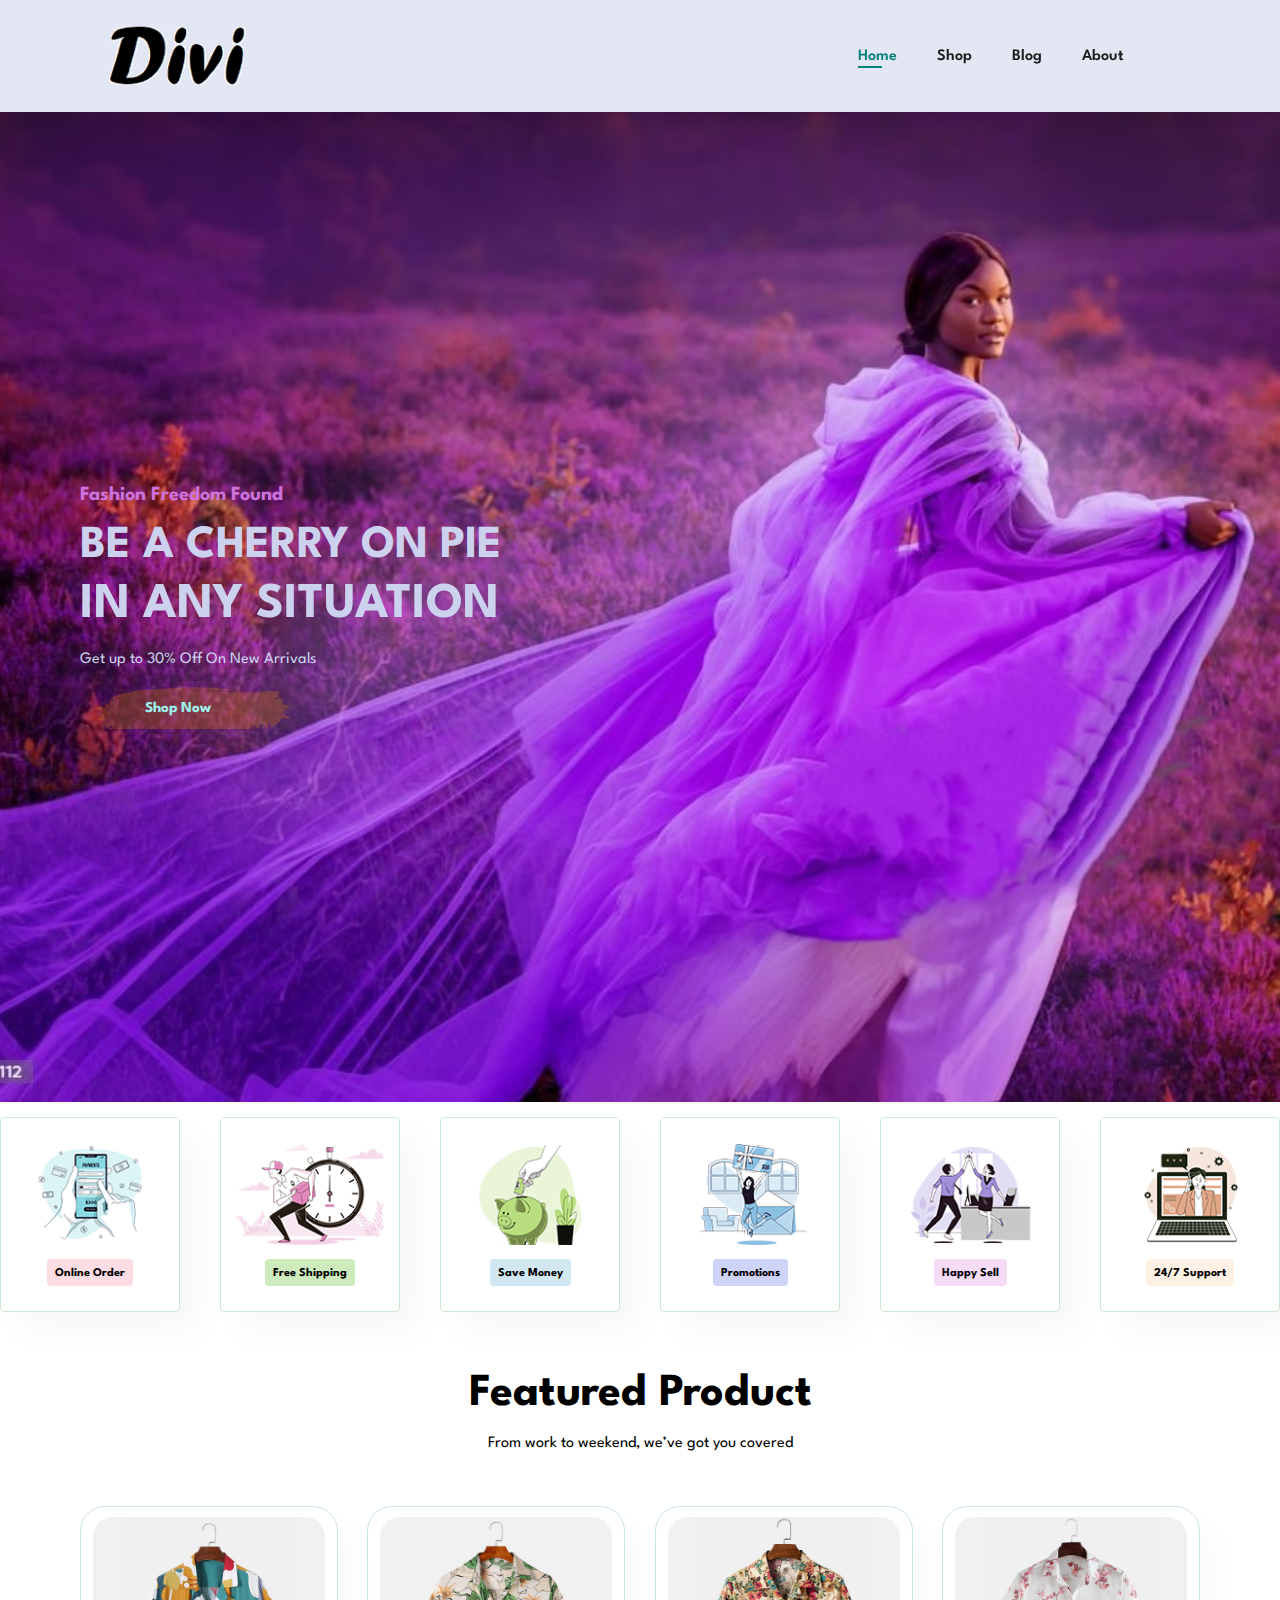
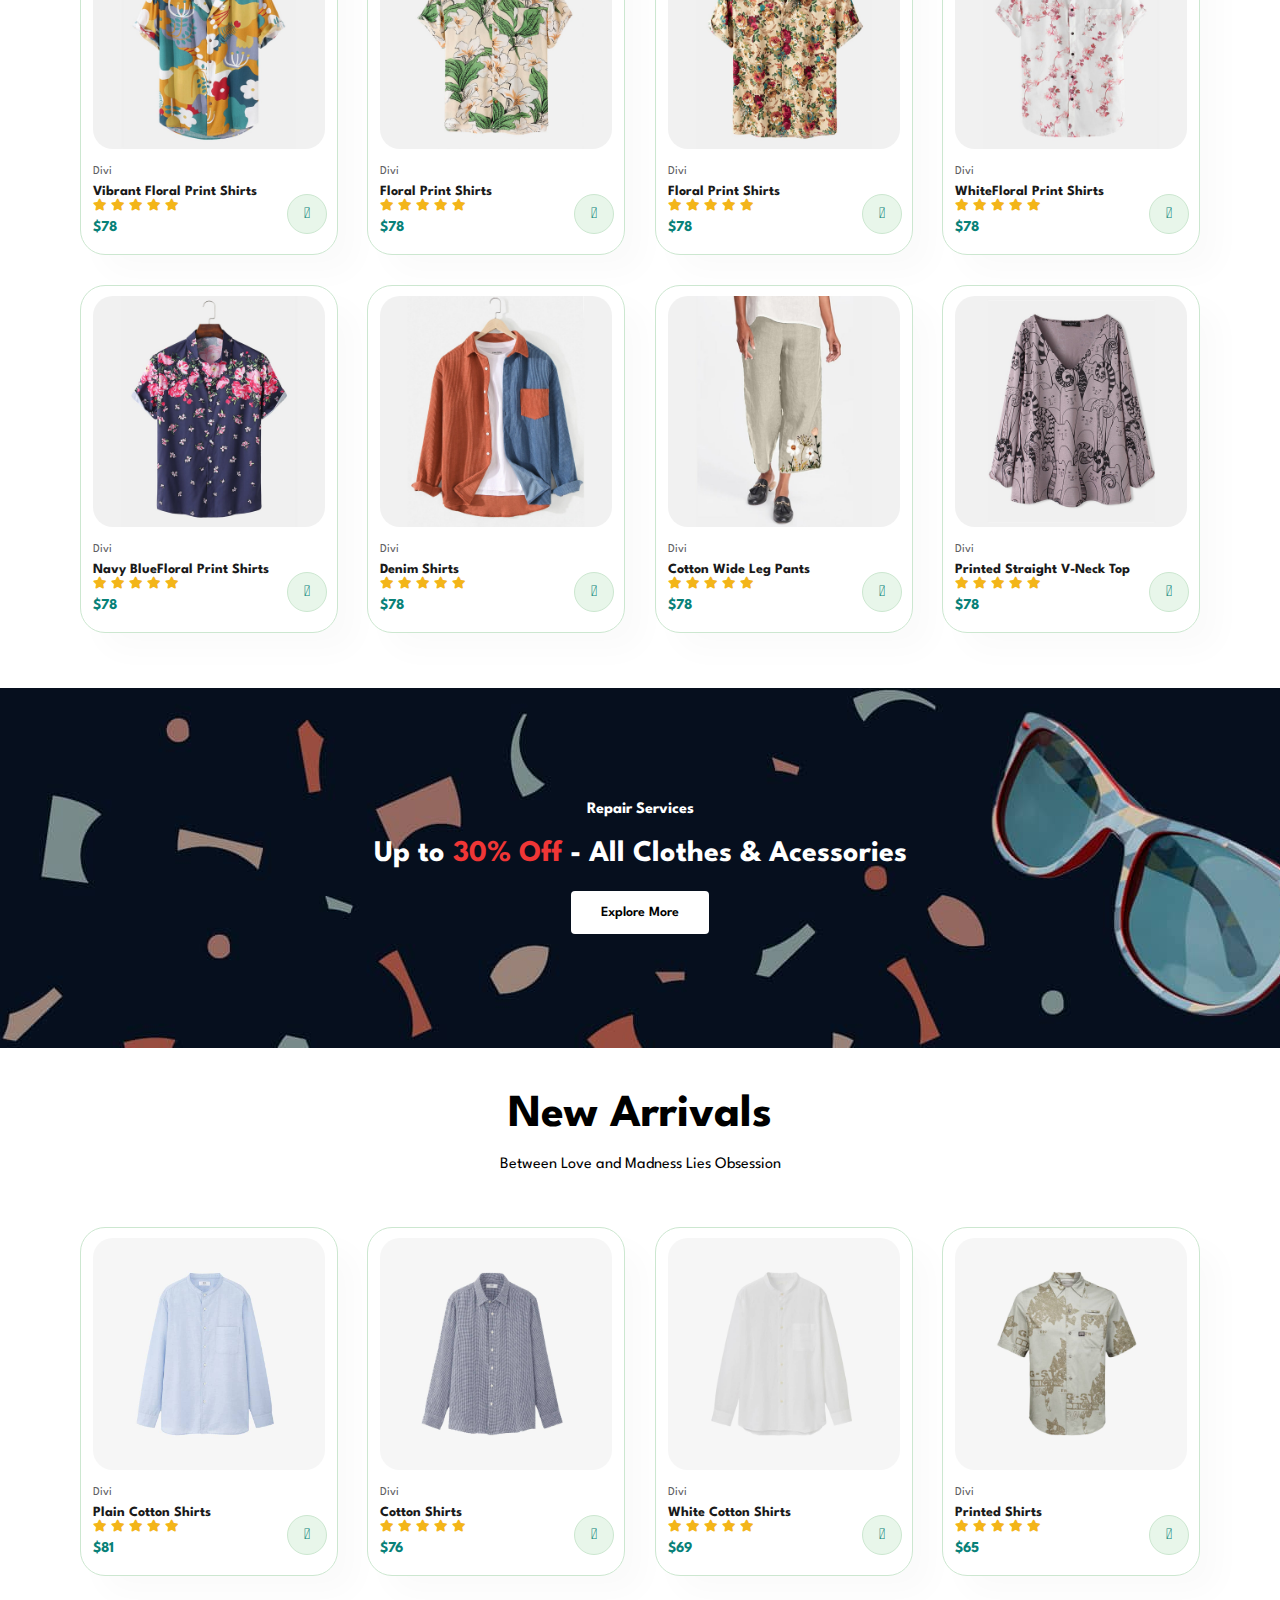
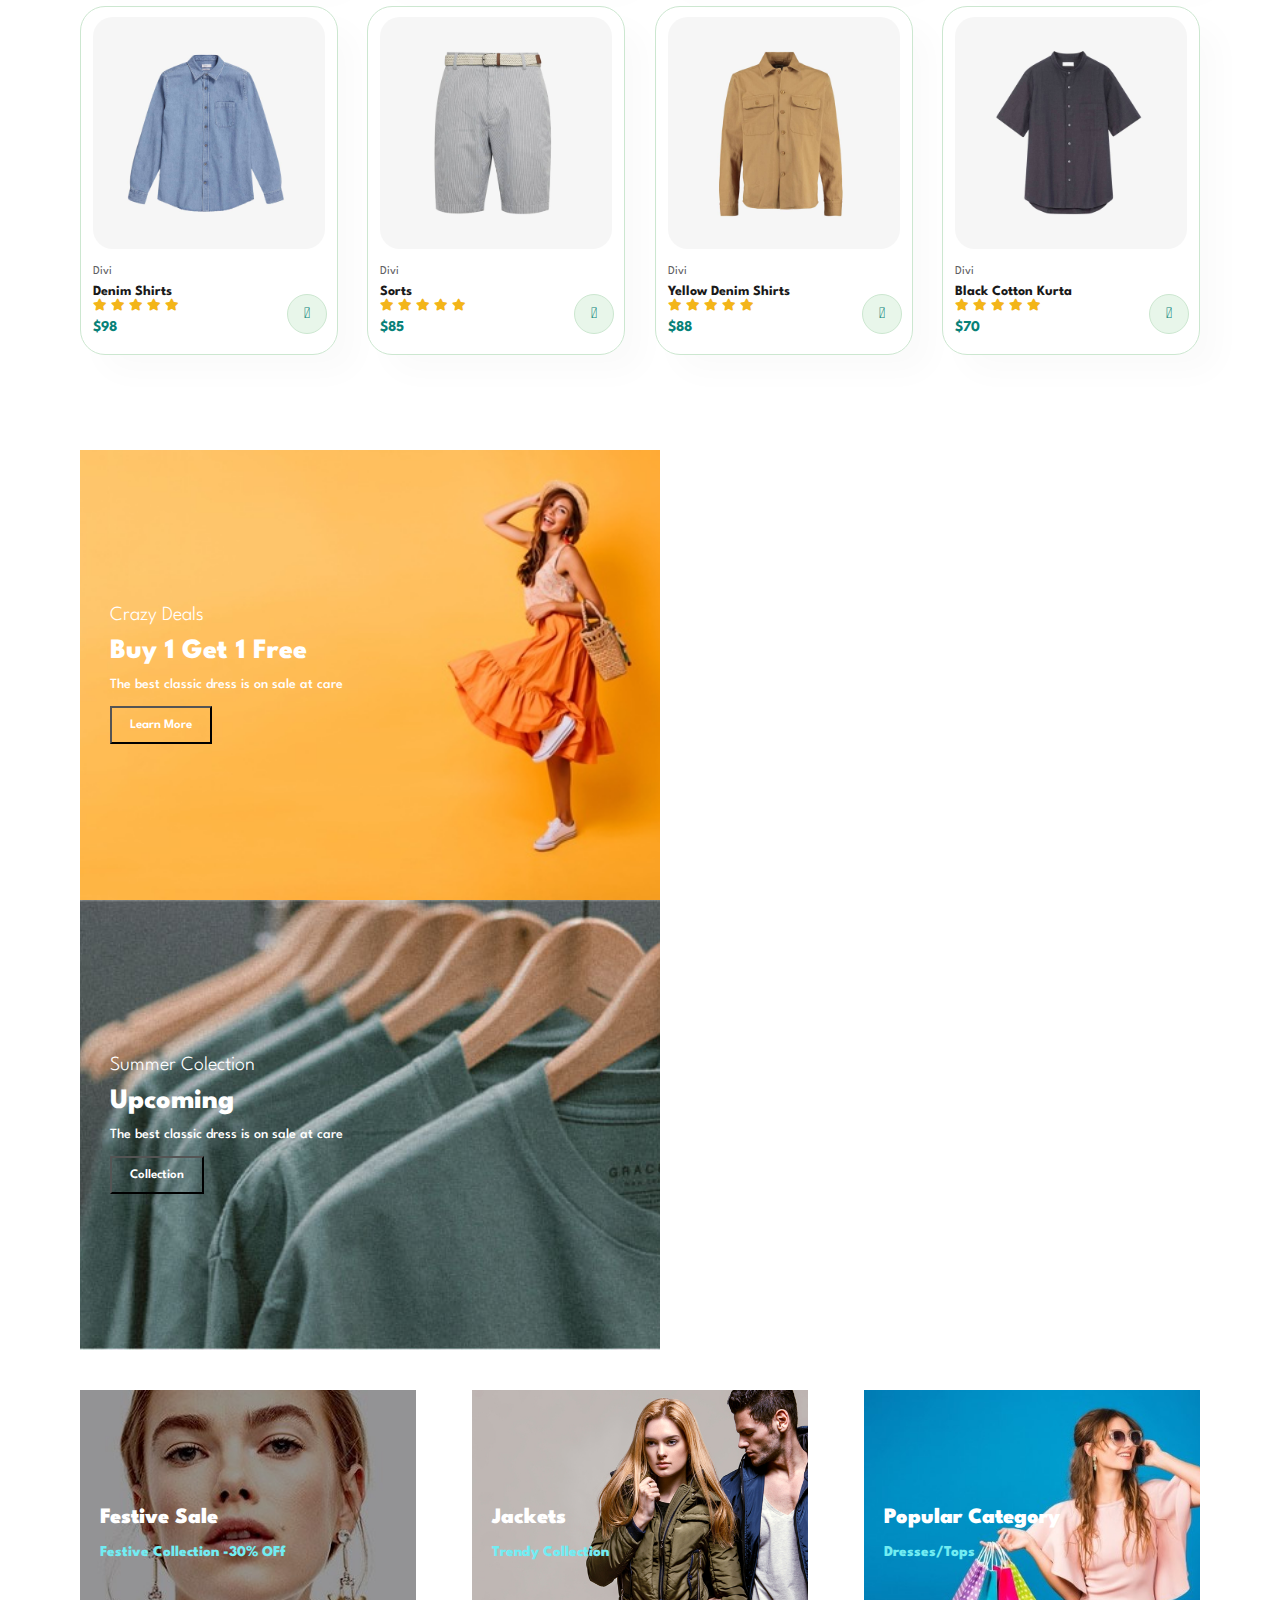
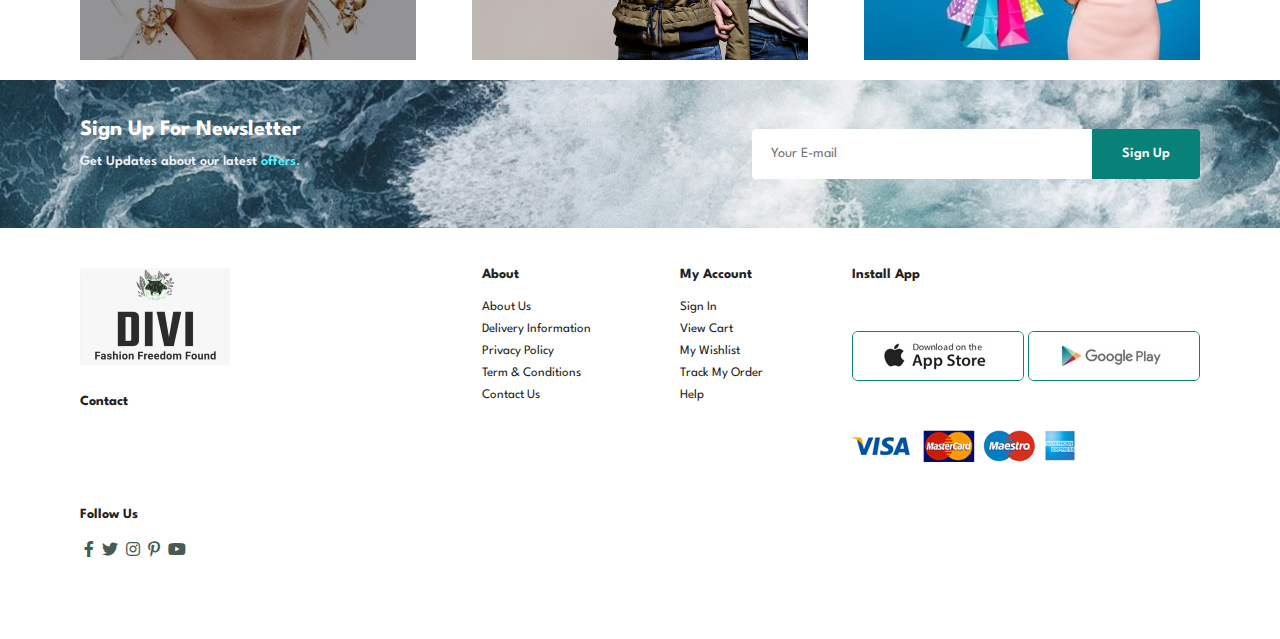
<file: index.html>
<!DOCTYPE html>
<html lang="en">

    <head>
        <meta charset="UTF-8">
        <meta http-equiv="X-UA-Compatible" content="IE=edge">
        <meta name="viewport" content="width=device-width, initial-scale=1.0">
        <title>Divi E-commerce website</title>
        <link rel="stylesheet" href="https://pro.fontawesome.com/releases/v5.10.0/css/all.css" />
        <link rel="stylesheet" href="style.css">
    </head>

    <body>
<section id ="header">
    <a href="#"><img src="img/Screenshot (37).png" alt="Screenshot"></a>
    <div>
        <ul id="navbar">
            <li><a class="active" href="Index.html">Home</a></li>
            <li><a href="shop.html">Shop</a></li>
            <li><a href="blog.html">Blog</a></li>
            <li><a href="about.html">About</a></li>
            <li><a href="cart.html"><i class="far fa-shopping-bag"></i></a></li>
            <a href="#" id="close"><i class="far fa-times"></i></a>
        </ul>
        <div id="mobile">
            
            <i id="bar" class="fas fa-outdent"></i>
        </div>
    </div>
</section>
<section id="hero">
    <h4>Fashion Freedom Found</h4>

    <h2>BE A CHERRY ON PIE</h2>
    <h1>IN ANY SITUATION</h1>
    <P>Get up to 30% Off On New Arrivals </P>
    <button>Shop Now</button>
</section>
<section id="feature" class=".section-p1">
    <div class="fe-box">
        <img src="img/feature/f1.png">
        <h6>Online Order</h6>
    </div>
    <div class="fe-box">
        <img src="img/feature/f2.png">
        <h6>Free Shipping</h6>
    </div>
    <div class="fe-box">
        <img src="img/feature/f3.png">
        <h6>Save Money</h6>
    </div>
    <div class="fe-box">
        <img src="img/feature/f4.png">
        <h6>Promotions</h6>
    </div>
    <div class="fe-box">
        <img src="img/feature/f5.png">
        <h6>Happy Sell</h6>
    </div>
    <div class="fe-box">
        <img src="img/feature/f6.png">
        <h6>24/7 Support</h6>
    </div>
</section>
<section id="product1" class="section-p1">
    <h2>Featured Product</h2>
    <p>From work to weekend, we’ve got you covered</p>
    <div class="pro-container">
        <div class="pro">
        <img src="img/product/f1.jpg" alt="">
        <div class="des">
            <span>Divi</span>
            <h5> Vibrant Floral Print Shirts</h5>
            <div class ="star">
              <i class="fas fa-star"></i>
              <i class="fas fa-star"></i>
              <i class="fas fa-star"></i>
              <i class="fas fa-star"></i>
              <i class="fas fa-star"></i>  
            </div>
            <h4>$78</h4>
        </div>
        <a href="#"><i class="fal fa-shopping-cart cart"></i></a>
    </div>
    <div class="pro">
        <img src="img/product/f2.jpg" alt="">
        <div class="des">
            <span>Divi</span>
            <h5>Floral Print Shirts</h5>
            <div class ="star">
              <i class="fas fa-star"></i>
              <i class="fas fa-star"></i>
              <i class="fas fa-star"></i>
              <i class="fas fa-star"></i>
              <i class="fas fa-star"></i>  
            </div>
            <h4>$78</h4>
        </div>
        <a href="#"><i class="fal fa-shopping-cart cart"></i></a>
    </div>
    <div class="pro">
        <img src="img/product/f3.jpg" alt="">
        <div class="des">
            <span>Divi</span>
            <h5>Floral Print Shirts</h5>
            <div class ="star">
              <i class="fas fa-star"></i>
              <i class="fas fa-star"></i>
              <i class="fas fa-star"></i>
              <i class="fas fa-star"></i>
              <i class="fas fa-star"></i>  
            </div>
            <h4>$78</h4>
        </div>
        <a href="#"><i class="fal fa-shopping-cart cart"></i></a>
    </div>
    <div class="pro">
        <img src="img/product/f4.jpg" alt="">
        <div class="des">
            <span>Divi</span>
            <h5> WhiteFloral Print Shirts</h5>
            <div class ="star">
              <i class="fas fa-star"></i>
              <i class="fas fa-star"></i>
              <i class="fas fa-star"></i>
              <i class="fas fa-star"></i>
              <i class="fas fa-star"></i>  
            </div>
            <h4>$78</h4>
        </div>
        <a href="#"><i class="fal fa-shopping-cart cart"></i></a>
    </div>
    <div class="pro">
        <img src="img/product/f5.jpg" alt="">
        <div class="des">
            <span>Divi</span>
            <h5>Navy BlueFloral Print Shirts</h5>
            <div class ="star">
              <i class="fas fa-star"></i>
              <i class="fas fa-star"></i>
              <i class="fas fa-star"></i>
              <i class="fas fa-star"></i>
              <i class="fas fa-star"></i>  
            </div>
            <h4>$78</h4>
        </div>
        <a href="#"><i class="fal fa-shopping-cart cart"></i></a>
    </div>
    <div class="pro">
        <img src="img/product/f6.jpg" alt="">
        <div class="des">
            <span>Divi</span>
            <h5>Denim Shirts</h5>
            <div class ="star">
              <i class="fas fa-star"></i>
              <i class="fas fa-star"></i>
              <i class="fas fa-star"></i>
              <i class="fas fa-star"></i>
              <i class="fas fa-star"></i>  
            </div>
            <h4>$78</h4>
        </div>
        <a href="#"><i class="fal fa-shopping-cart cart"></i></a>
    </div>
    <div class="pro">
        <img src="img/product/f7.jpg" alt="">
        <div class="des">
            <span>Divi</span>
            <h5>Cotton Wide Leg Pants</h5>
            <div class ="star">
              <i class="fas fa-star"></i>
              <i class="fas fa-star"></i>
              <i class="fas fa-star"></i>
              <i class="fas fa-star"></i>
              <i class="fas fa-star"></i>  
            </div>
            <h4>$78</h4>
        </div>
        <a href="#"><i class="fal fa-shopping-cart cart"></i></a>
    </div>
    <div class="pro">
        <img src="img/product/f8.jpg" alt="">
        <div class="des">
            <span>Divi</span>
            <h5>Printed Straight V-Neck Top</h5>
            <div class ="star">
              <i class="fas fa-star"></i>
              <i class="fas fa-star"></i>
              <i class="fas fa-star"></i>
              <i class="fas fa-star"></i>
              <i class="fas fa-star"></i>  
            </div>
            <h4>$78</h4>
        </div>
        <a href="#"><i class="fal fa-shopping-cart cart"></i></a>
    </div>
    </div>
</section>
<section id="banner" class=".section-m1">
    <h4>Repair Services</h4>
    <h2>Up to<span> 30% Off</span> - All Clothes & Acessories</h2>
    <button class="normal">Explore More</button>
</section>
<section id="product1" class="section-p1">
    <h2>New Arrivals</h2>
    <p>Between Love and Madness Lies Obsession</p>
    <div class="pro-container">
        <div class="pro">
        <img src="img/product/n1.jpg" alt="">
        <div class="des">
            <span>Divi</span>
            <h5> Plain Cotton Shirts</h5>
            <div class ="star">
              <i class="fas fa-star"></i>
              <i class="fas fa-star"></i>
              <i class="fas fa-star"></i>
              <i class="fas fa-star"></i>
              <i class="fas fa-star"></i>  
            </div>
            <h4>$81</h4>
        </div>
        <a href="#"><i class="fal fa-shopping-cart cart"></i></a>
    </div>
    <div class="pro">
        <img src="img/product/n2.jpg" alt="">
        <div class="des">
            <span>Divi</span>
            <h5>Cotton Shirts</h5>
            <div class ="star">
              <i class="fas fa-star"></i>
              <i class="fas fa-star"></i>
              <i class="fas fa-star"></i>
              <i class="fas fa-star"></i>
              <i class="fas fa-star"></i>  
            </div>
            <h4>$76</h4>
        </div>
        <a href="#"><i class="fal fa-shopping-cart cart"></i></a>
    </div>
    <div class="pro">
        <img src="img/product/n3.jpg" alt="">
        <div class="des">
            <span>Divi</span>
            <h5>White Cotton Shirts</h5>
            <div class ="star">
              <i class="fas fa-star"></i>
              <i class="fas fa-star"></i>
              <i class="fas fa-star"></i>
              <i class="fas fa-star"></i>
              <i class="fas fa-star"></i>  
            </div>
            <h4>$69</h4>
        </div>
        <a href="#"><i class="fal fa-shopping-cart cart"></i></a>
    </div>
    <div class="pro">
        <img src="img/product/n4.jpg" alt="">
        <div class="des">
            <span>Divi</span>
            <h5> Printed Shirts</h5>
            <div class ="star">
              <i class="fas fa-star"></i>
              <i class="fas fa-star"></i>
              <i class="fas fa-star"></i>
              <i class="fas fa-star"></i>
              <i class="fas fa-star"></i>  
            </div>
            <h4>$65</h4>
        </div>
        <a href="#"><i class="fal fa-shopping-cart cart"></i></a>
    </div>
    <div class="pro">
        <img src="img/product/n5.jpg" alt="">
        <div class="des">
            <span>Divi</span>
            <h5>Denim Shirts</h5>
            <div class ="star">
              <i class="fas fa-star"></i>
              <i class="fas fa-star"></i>
              <i class="fas fa-star"></i>
              <i class="fas fa-star"></i>
              <i class="fas fa-star"></i>  
            </div>
            <h4>$98</h4>
        </div>
        <a href="#"><i class="fal fa-shopping-cart cart"></i></a>
    </div>
    <div class="pro">
        <img src="img/product/n6.jpg" alt="">
        <div class="des">
            <span>Divi</span>
            <h5>Sorts</h5>
            <div class ="star">
              <i class="fas fa-star"></i>
              <i class="fas fa-star"></i>
              <i class="fas fa-star"></i>
              <i class="fas fa-star"></i>
              <i class="fas fa-star"></i>  
            </div>
            <h4>$85</h4>
        </div>
        <a href="#"><i class="fal fa-shopping-cart cart"></i></a>
    </div>
    <div class="pro">
        <img src="img/product/n7.jpg" alt="">
        <div class="des">
            <span>Divi</span>
            <h5>Yellow Denim Shirts</h5>
            <div class ="star">
              <i class="fas fa-star"></i>
              <i class="fas fa-star"></i>
              <i class="fas fa-star"></i>
              <i class="fas fa-star"></i>
              <i class="fas fa-star"></i>  
            </div>
            <h4>$88</h4>
        </div>
        <a href="#"><i class="fal fa-shopping-cart cart"></i></a>
    </div>
    <div class="pro">
        <img src="img/product/n8.jpg" alt="">
        <div class="des">
            <span>Divi</span>
            <h5>Black Cotton Kurta</h5>
            <div class ="star">
              <i class="fas fa-star"></i>
              <i class="fas fa-star"></i>
              <i class="fas fa-star"></i>
              <i class="fas fa-star"></i>
              <i class="fas fa-star"></i>  
            </div>
            <h4>$70</h4>
        </div>
        <a href="#"><i class="fal fa-shopping-cart cart"></i></a>
    </div>
    </div>
</section>
<section id="sm-banner" class="section-p1">
<div class="banner-box">
    <h4>Crazy Deals</h4>
    <h2>Buy 1 Get 1 Free</h2>
    <span>The best classic dress is on sale at care</span>
    <button class="white">Learn More</button>
</div>
<div class="banner-box banner-box2">
    <h4>Summer Colection</h4>
    <h2>Upcoming</h2>
    <span>The best classic dress is on sale at care</span>
    <button class="white">Collection</button>
</div>
</section>
<section id="banner3">
    <div class="banner-box ">
        
        <h2>Festive Sale</h2>
        <h3>Festive Collection -30% OFf</h3>
    </div>
    <div class="banner-box banner-box2">
        
        <h2>Jackets </h2>
        <h3>Trendy Collection</h3>
    </div>
    <div class="banner-box banner-box3">
        
        <h2>Popular Category</h2>
        <h3>Dresses/Tops</h3>
    </div>
</section>
<section id="newsletter" class="section-p1 .section-m1">
<div class="newstext">
    <h4>Sign Up For Newsletter</h4>
    <p> Get Updates about our latest <span>offers.</span></p>
</div>
<div class="form">
    <input type="text" placeholder="Your E-mail">
    <button class="normal">Sign Up</button>
</div>
</section>
<footer class="section-p1">
    <div class="col">
        <img class="LLogo" src="img/LLogo.png" alt="">
        <h4>Contact</h4>
        <p><strong>Address :</strong> 299 Alakhdham Nagar, Ujjain,Madhya Pradesh</p>
        <p><strong>Phone:</strong> +01 XXXXX XXXXX</p>
        <p><strong>Hours:</strong> 10:00 - 18:00, Mon - Sat</p>
        <div class="follow">
            <h4>Follow Us</h4>
            <div class="icon">
                <i class="fab fa-facebook-f"></i>
                <i class="fab fa-twitter"></i>
                <i class="fab fa-instagram"></i>
                <i class="fab fa-pinterest-p"></i>
                <i class="fab fa-youtube"></i>
            </div>
        </div>
    </div>
    <div class="col">
        <h4>About</h4>
        <a href="#">About Us</a>
        <a href="#">Delivery Information</a>
        <a href="#">Privacy Policy</a>
        <a href="#">Term & Conditions</a>
        <a href="#">Contact Us</a>
    </div> 
    <div class="col">
        <h4>My Account</h4>
        <a href="#">Sign In</a>
        <a href="#">View Cart</a>
        <a href="#">My Wishlist</a>
        <a href="#">Track My Order</a>
        <a href="#">Help</a>
    </div>
    <div class="col install">
    <h4>Install App</h4>
    <p>From App Store or Google Play</p>
    <div class="row">
        <img src="img/pay/app.jpg" alt="">
        <img src="img/pay/play.jpg" alt="">
    </div>
    <p>Secured Payment Gateways</p>
    <img src="img/pay/pay.png" alt="">
    </div>

    <div class="copyright">
        <p>HTML CSS Ecommerce Template</p>
    </div>
</footer>
        <script src="script.js"></script>
    </body>

</html>
</file>
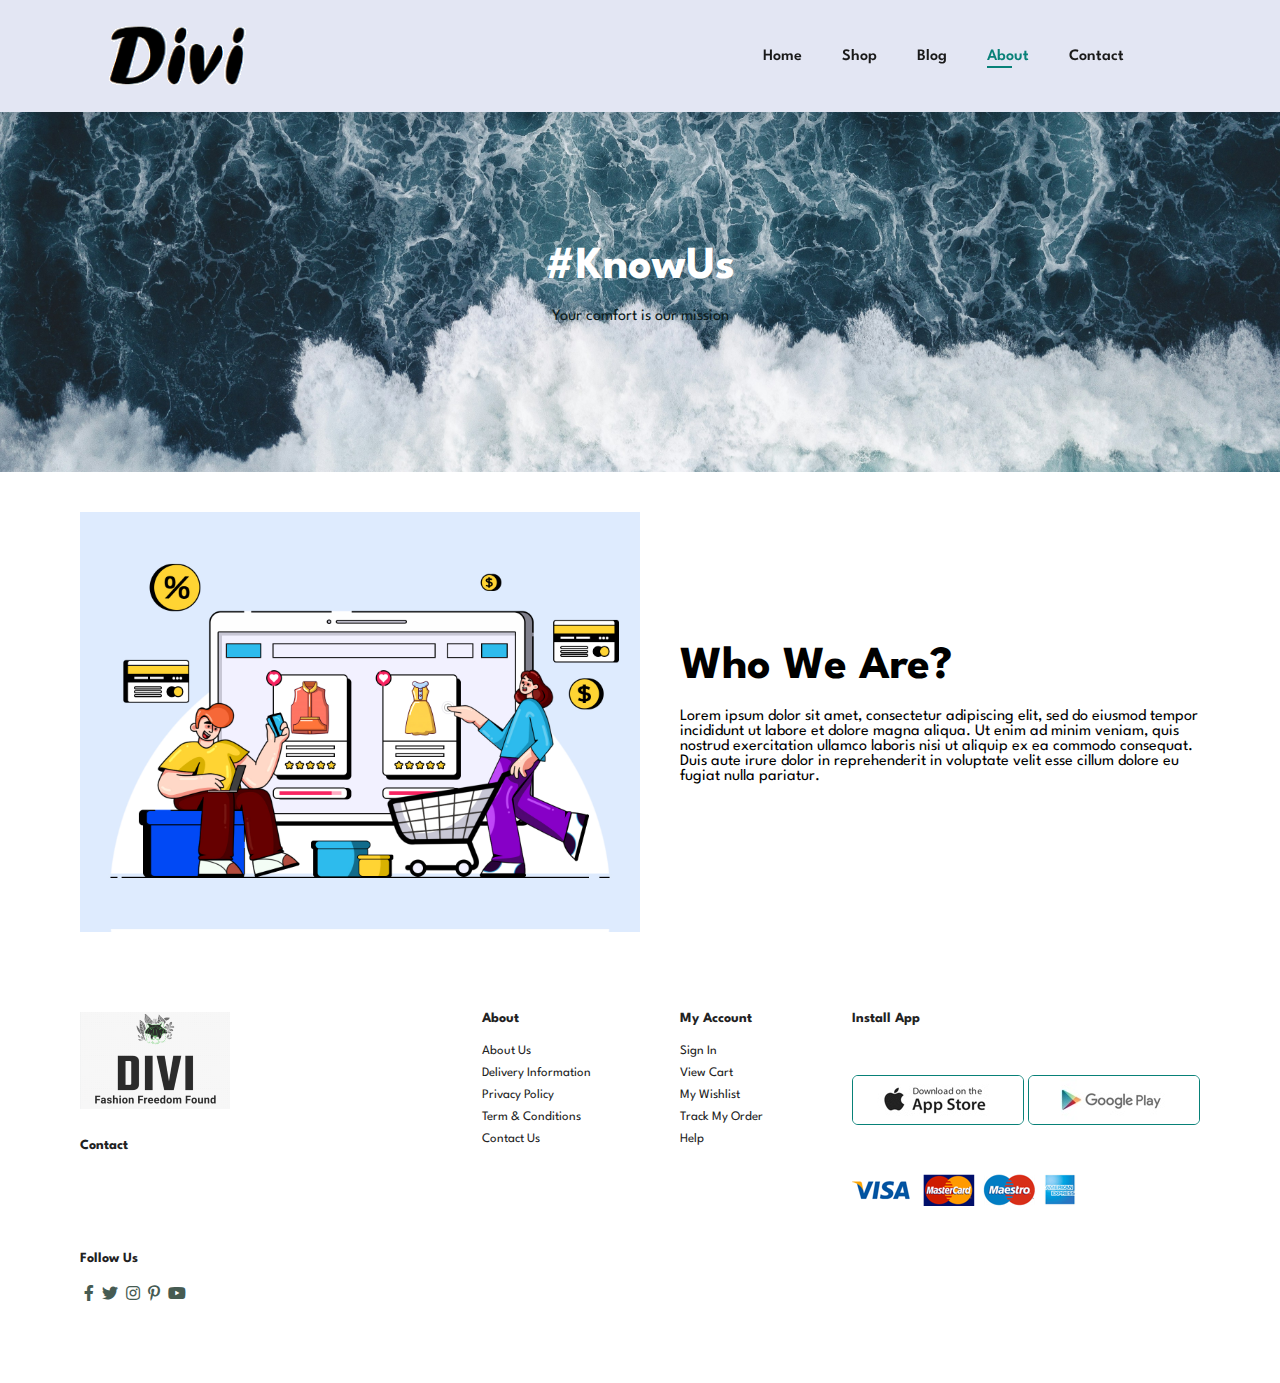
<file: about.html>
<!DOCTYPE html>
<html lang="en">

    <head>
        <meta charset="UTF-8">
        <meta http-equiv="X-UA-Compatible" content="IE=edge">
        <meta name="viewport" content="width=device-width, initial-scale=1.0">
        <title>Divi E-commerce website</title>
        <link rel="stylesheet" href="https://pro.fontawesome.com/releases/v5.10.0/css/all.css" />
        <link rel="stylesheet" href="style.css">
    </head>

    <body>
<section id ="header">
    <a href="#"><img src="img/Screenshot (37).png" alt="Screenshot"></a>
    <div>
        <ul id="navbar">
            <li><a  href="Index.html">Home</a></li>
            <li><a  href="shop.html">Shop</a></li>
            <li><a  href="blog.html">Blog</a></li>
            <li><a class="active" href="about.html">About</a></li>
            <li><a href="contact.html">Contact</a></li>
            <li><a href="cart.html"><i class="far fa-shopping-bag"></i></a></li>
            <a href="#" id="close"><i class="far fa-times"></i></a>
        </ul>
        <div id="mobile">
            
            <i id="bar" class="fas fa-outdent"></i>
        </div>
    </div>
</section>
<section id="page-header" class="about-header">
    <h2>#KnowUs</h2>
    <P>Your comfort is our mission</P>
</section>
<section id="about-head" class="section-p1">
    <img src="img/about/a6.jpg">
    <div>
        <h2>Who We Are?</h2>
        <p>Lorem ipsum dolor sit amet, consectetur adipiscing elit, sed do eiusmod tempor incididunt ut labore et dolore magna aliqua. Ut enim ad minim veniam, quis nostrud exercitation ullamco laboris nisi ut aliquip ex ea commodo consequat. Duis aute irure dolor in reprehenderit in voluptate velit esse cillum dolore eu fugiat nulla pariatur.</p>
    </div>
</section>
<footer class="section-p1">
    <div class="col">
        <img class="LLogo" src="img/LLogo.png" alt="">
        <h4>Contact</h4>
        <p><strong>Address :</strong> 299 Alakhdham Nagar, Ujjain,Madhya Pradesh</p>
        <p><strong>Phone:</strong> +01 XXXXX XXXXX</p>
        <p><strong>Hours:</strong> 10:00 - 18:00, Mon - Sat</p>
        <div class="follow">
            <h4>Follow Us</h4>
            <div class="icon">
                <i class="fab fa-facebook-f"></i>
                <i class="fab fa-twitter"></i>
                <i class="fab fa-instagram"></i>
                <i class="fab fa-pinterest-p"></i>
                <i class="fab fa-youtube"></i>
            </div>
        </div>
    </div>
    <div class="col">
        <h4>About</h4>
        <a href="#">About Us</a>
        <a href="#">Delivery Information</a>
        <a href="#">Privacy Policy</a>
        <a href="#">Term & Conditions</a>
        <a href="#">Contact Us</a>
    </div> 
    <div class="col">
        <h4>My Account</h4>
        <a href="#">Sign In</a>
        <a href="#">View Cart</a>
        <a href="#">My Wishlist</a>
        <a href="#">Track My Order</a>
        <a href="#">Help</a>
    </div>
    <div class="col install">
    <h4>Install App</h4>
    <p>From App Store or Google Play</p>
    <div class="row">
        <img src="img/pay/app.jpg" alt="">
        <img src="img/pay/play.jpg" alt="">
    </div>
    <p>Secured Payment Gateways</p>
    <img src="img/pay/pay.png" alt="">
    </div>

    <div class="copyright">
        <p>HTML CSS Ecommerce Template</p>
    </div>
</footer>
        <script src="script.js"></script>
    </body>

</html>
</file>
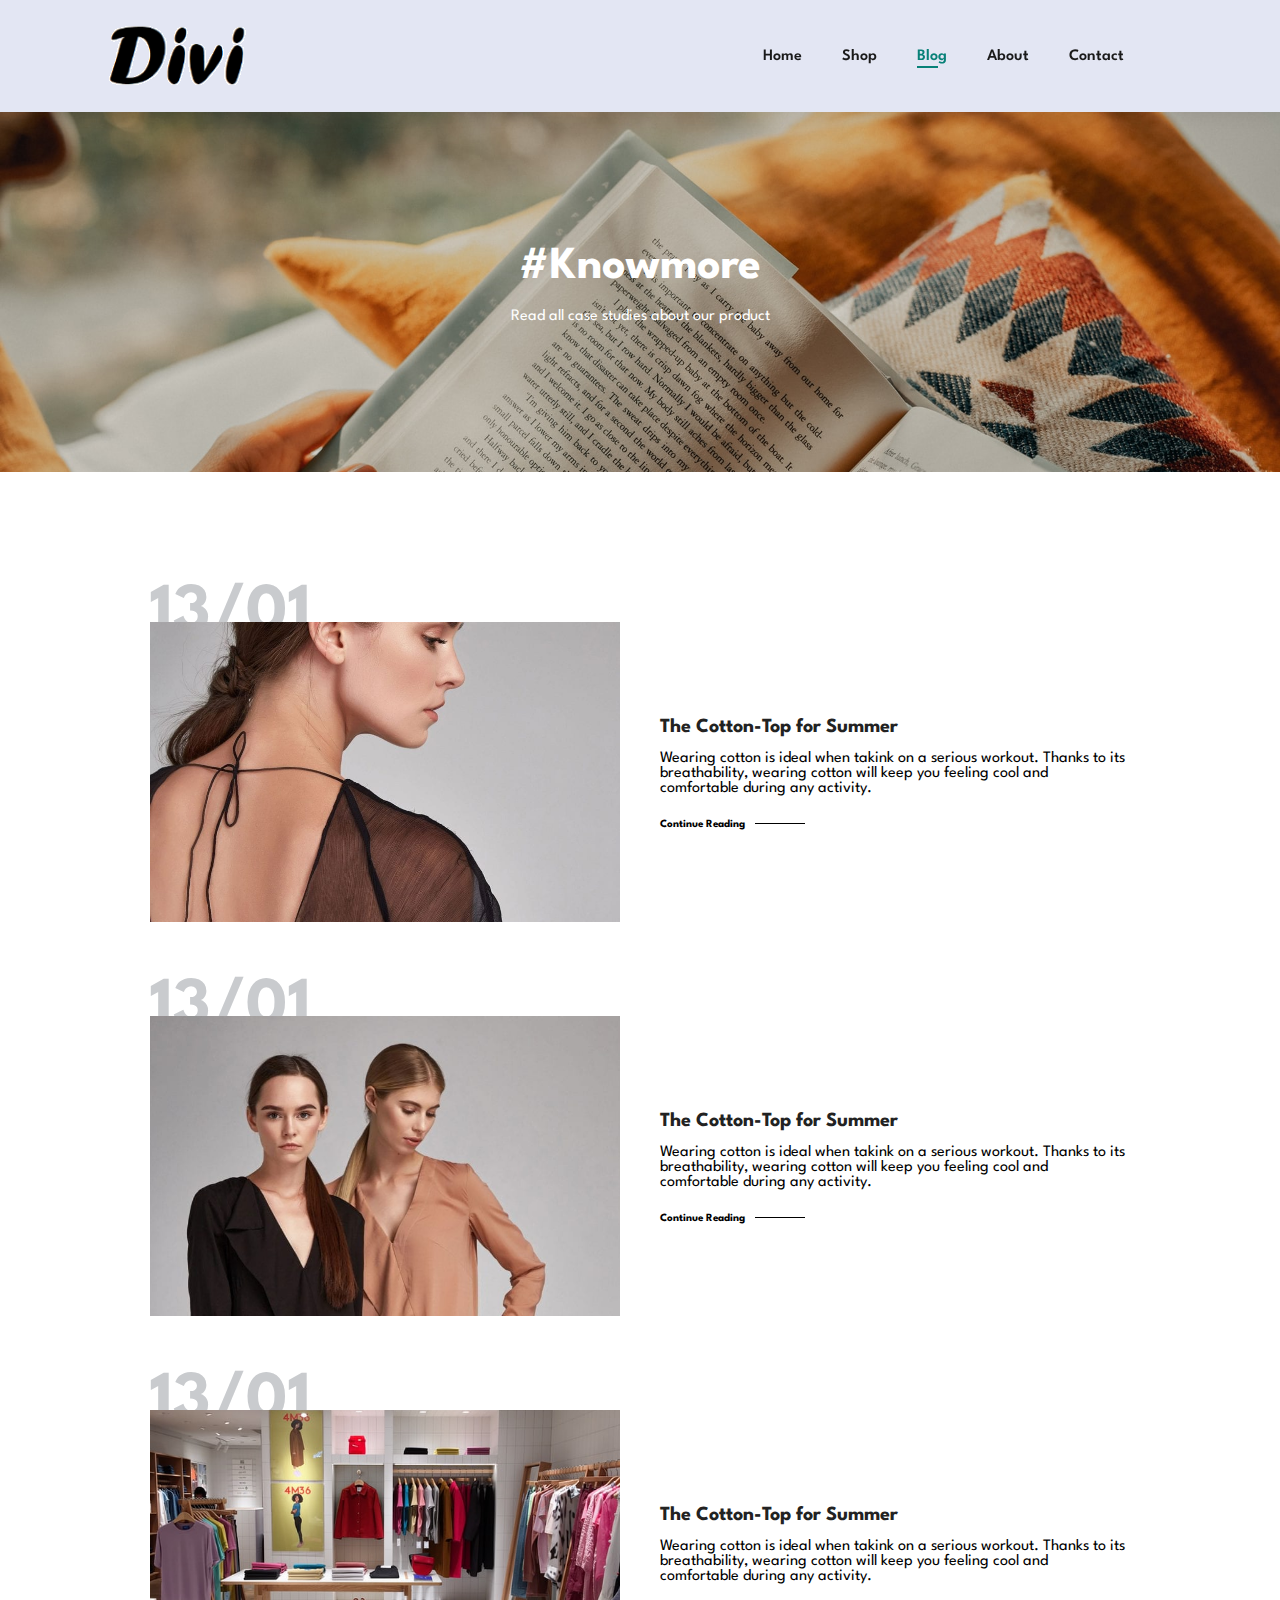
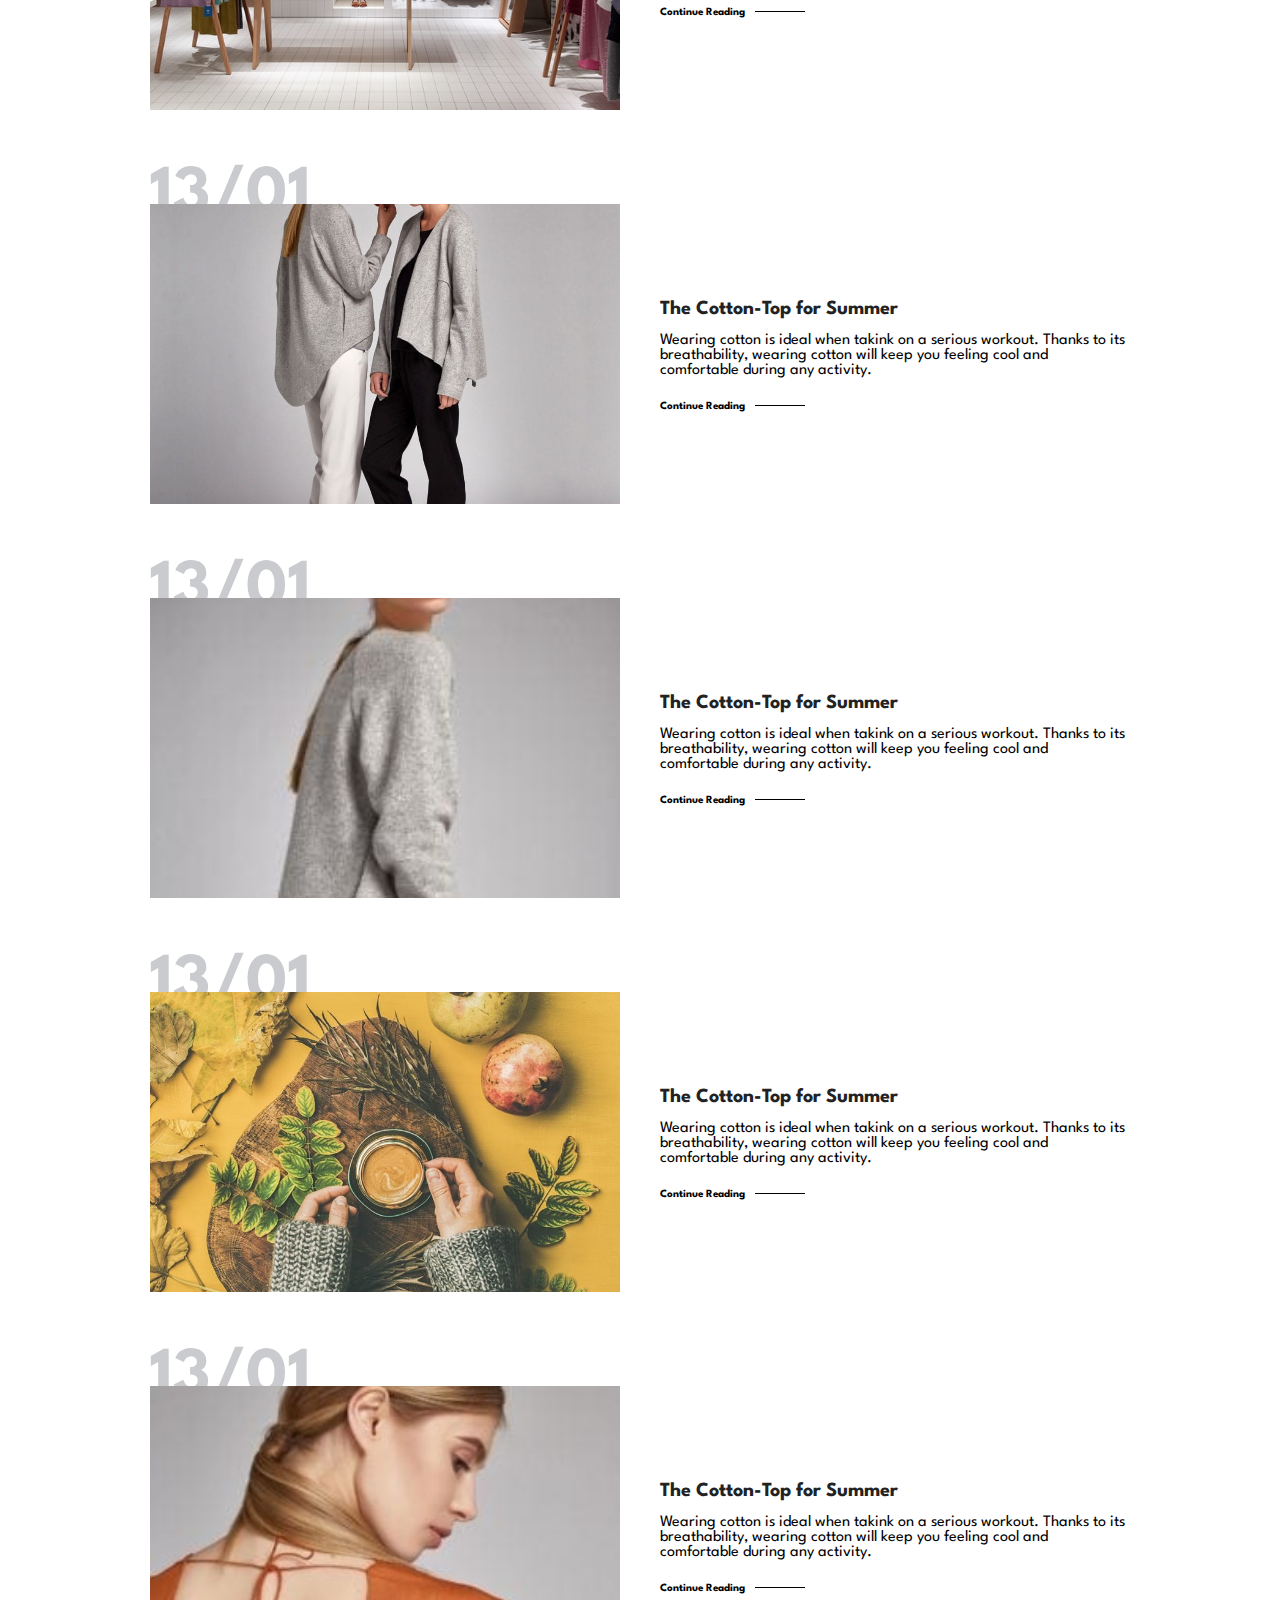
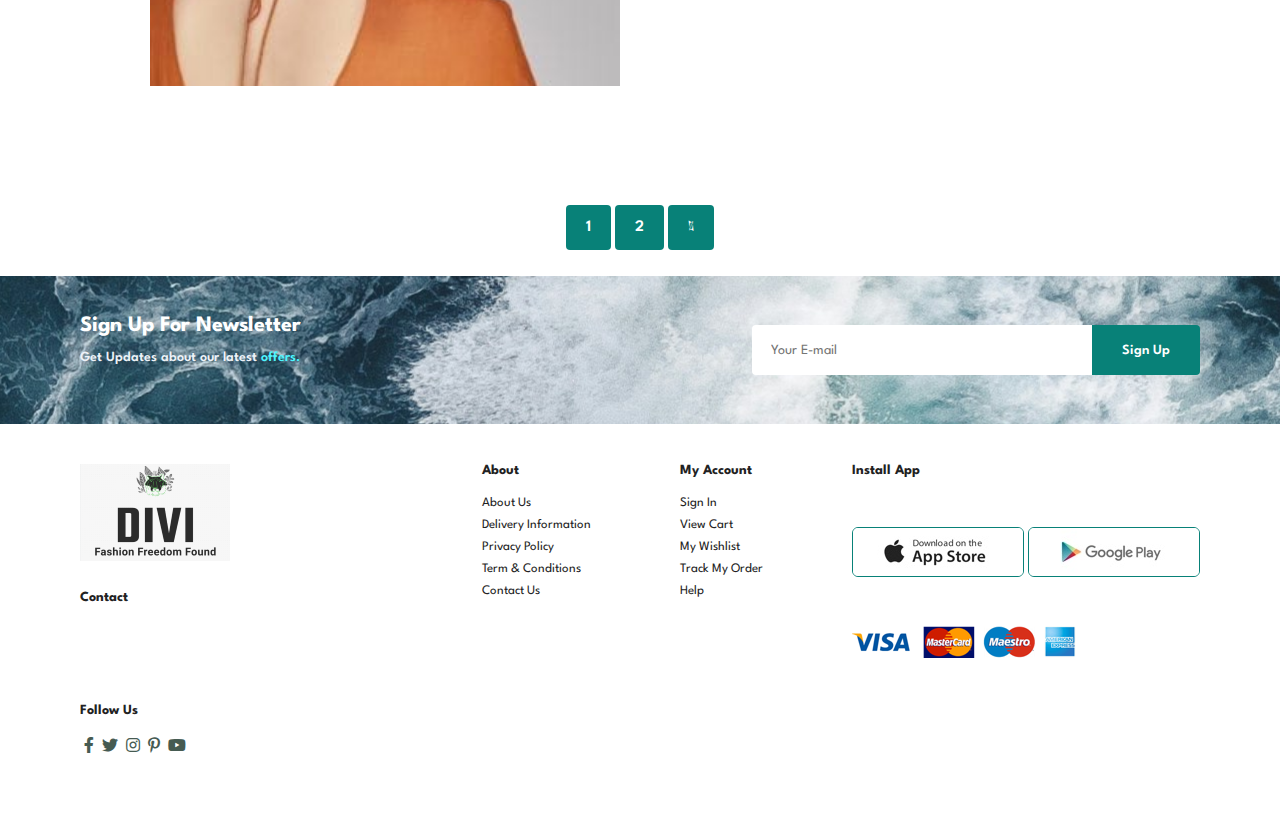
<file: blog.html>
<!DOCTYPE html>
<html lang="en">

    <head>
        <meta charset="UTF-8">
        <meta http-equiv="X-UA-Compatible" content="IE=edge">
        <meta name="viewport" content="width=device-width, initial-scale=1.0">
        <title>Divi E-commerce website</title>
        <link rel="stylesheet" href="https://pro.fontawesome.com/releases/v5.10.0/css/all.css" />
        <link rel="stylesheet" href="style.css">
    </head>

    <body>
<section id ="header">
    <a href="#"><img src="img/Screenshot (37).png" alt="Screenshot"></a>
    <div>
        <ul id="navbar">
            <li><a  href="Index.html">Home</a></li>
            <li><a  href="shop.html">Shop</a></li>
            <li><a class="active" href="blog.html">Blog</a></li>
            <li><a href="about.html">About</a></li>
            <li><a href="contact.html">Contact</a></li>
            <li><a href="cart.html"><i class="far fa-shopping-bag"></i></a></li>
            <a href="#" id="close"><i class="far fa-times"></i></a>
        </ul>
        <div id="mobile">
            
            <i id="bar" class="fas fa-outdent"></i>
        </div>
    </div>
</section>
<section id="page-header" class="blog-header">
    <h2>#Knowmore</h2>
    <P>Read all case studies about our product  </P>
</section>
<section id="blog">
    <div class="blog-box">
        <div class="blog-img">
            <img src="img/blog/b1.jpg">
        </div>
        <div class="blog-details">
            <h4>The Cotton-Top for Summer</h4>
            <p>Wearing cotton is ideal when takink on a serious workout. Thanks to its breathability, wearing cotton will keep you feeling cool and comfortable during any activity.</p>
            <a href="#">Continue Reading</a>
        </div>
        <h1>13/01</h1>
    </div>
    <div class="blog-box">
        <div class="blog-img">
            <img src="img/blog/b2.jpg">
        </div>
        <div class="blog-details">
            <h4>The Cotton-Top for Summer</h4>
            <p>Wearing cotton is ideal when takink on a serious workout. Thanks to its breathability, wearing cotton will keep you feeling cool and comfortable during any activity.</p>
            <a href="#">Continue Reading</a>
        </div>
        <h1>13/01</h1>
    </div>
    <div class="blog-box">
        <div class="blog-img">
            <img src="img/blog/b3.jpg">
        </div>
        <div class="blog-details">
            <h4>The Cotton-Top for Summer</h4>
            <p>Wearing cotton is ideal when takink on a serious workout. Thanks to its breathability, wearing cotton will keep you feeling cool and comfortable during any activity.</p>
            <a href="#">Continue Reading</a>
        </div>
        <h1>13/01</h1>
    </div>
    <div class="blog-box">
        <div class="blog-img">
            <img src="img/blog/b4.jpg">
        </div>
        <div class="blog-details">
            <h4>The Cotton-Top for Summer</h4>
            <p>Wearing cotton is ideal when takink on a serious workout. Thanks to its breathability, wearing cotton will keep you feeling cool and comfortable during any activity.</p>
            <a href="#">Continue Reading</a>
        </div>
        <h1>13/01</h1>
    </div>
    <div class="blog-box">
        <div class="blog-img">
            <img src="img/blog/b5.jpg">
        </div>
        <div class="blog-details">
            <h4>The Cotton-Top for Summer</h4>
            <p>Wearing cotton is ideal when takink on a serious workout. Thanks to its breathability, wearing cotton will keep you feeling cool and comfortable during any activity.</p>
            <a href="#">Continue Reading</a>
        </div>
        <h1>13/01</h1>
    </div>
    <div class="blog-box">
        <div class="blog-img">
            <img src="img/blog/b6.jpg">
        </div>
        <div class="blog-details">
            <h4>The Cotton-Top for Summer</h4>
            <p>Wearing cotton is ideal when takink on a serious workout. Thanks to its breathability, wearing cotton will keep you feeling cool and comfortable during any activity.</p>
            <a href="#">Continue Reading</a>
        </div>
        <h1>13/01</h1>
    </div>
    <div class="blog-box">
        <div class="blog-img">
            <img src="img/blog/b7.jpg">
        </div>
        <div class="blog-details">
            <h4>The Cotton-Top for Summer</h4>
            <p>Wearing cotton is ideal when takink on a serious workout. Thanks to its breathability, wearing cotton will keep you feeling cool and comfortable during any activity.</p>
            <a href="#">Continue Reading</a>
        </div>
        <h1>13/01</h1>
    </div>
</section>
<section id="pagination" class="section-p1">
    <a href="#">1</a>
    <a href="#">2</a>
    <a href="#"><i class="fal fa-long-arrow-alt-right"></i></a>
</section>
<section id="newsletter" class="section-p1 .section-m1">
<div class="newstext">
    <h4>Sign Up For Newsletter</h4>
    <p> Get Updates about our latest <span>offers.</span></p>
</div>
<div class="form">
    <input type="text" placeholder="Your E-mail">
    <button class="normal">Sign Up</button>
</div>
</section>
<footer class="section-p1">
    <div class="col">
        <img class="LLogo" src="img/LLogo.png" alt="">
        <h4>Contact</h4>
        <p><strong>Address :</strong> 299 Alakhdham Nagar, Ujjain,Madhya Pradesh</p>
        <p><strong>Phone:</strong> +01 XXXXX XXXXX</p>
        <p><strong>Hours:</strong> 10:00 - 18:00, Mon - Sat</p>
        <div class="follow">
            <h4>Follow Us</h4>
            <div class="icon">
                <i class="fab fa-facebook-f"></i>
                <i class="fab fa-twitter"></i>
                <i class="fab fa-instagram"></i>
                <i class="fab fa-pinterest-p"></i>
                <i class="fab fa-youtube"></i>
            </div>
        </div>
    </div>
    <div class="col">
        <h4>About</h4>
        <a href="#">About Us</a>
        <a href="#">Delivery Information</a>
        <a href="#">Privacy Policy</a>
        <a href="#">Term & Conditions</a>
        <a href="#">Contact Us</a>
    </div> 
    <div class="col">
        <h4>My Account</h4>
        <a href="#">Sign In</a>
        <a href="#">View Cart</a>
        <a href="#">My Wishlist</a>
        <a href="#">Track My Order</a>
        <a href="#">Help</a>
    </div>
    <div class="col install">
    <h4>Install App</h4>
    <p>From App Store or Google Play</p>
    <div class="row">
        <img src="img/pay/app.jpg" alt="">
        <img src="img/pay/play.jpg" alt="">
    </div>
    <p>Secured Payment Gateways</p>
    <img src="img/pay/pay.png" alt="">
    </div>

    <div class="copyright">
        <p>HTML CSS Ecommerce Template</p>
    </div>
</footer>
        <script src="script.js"></script>
    </body>

</html>
</file>
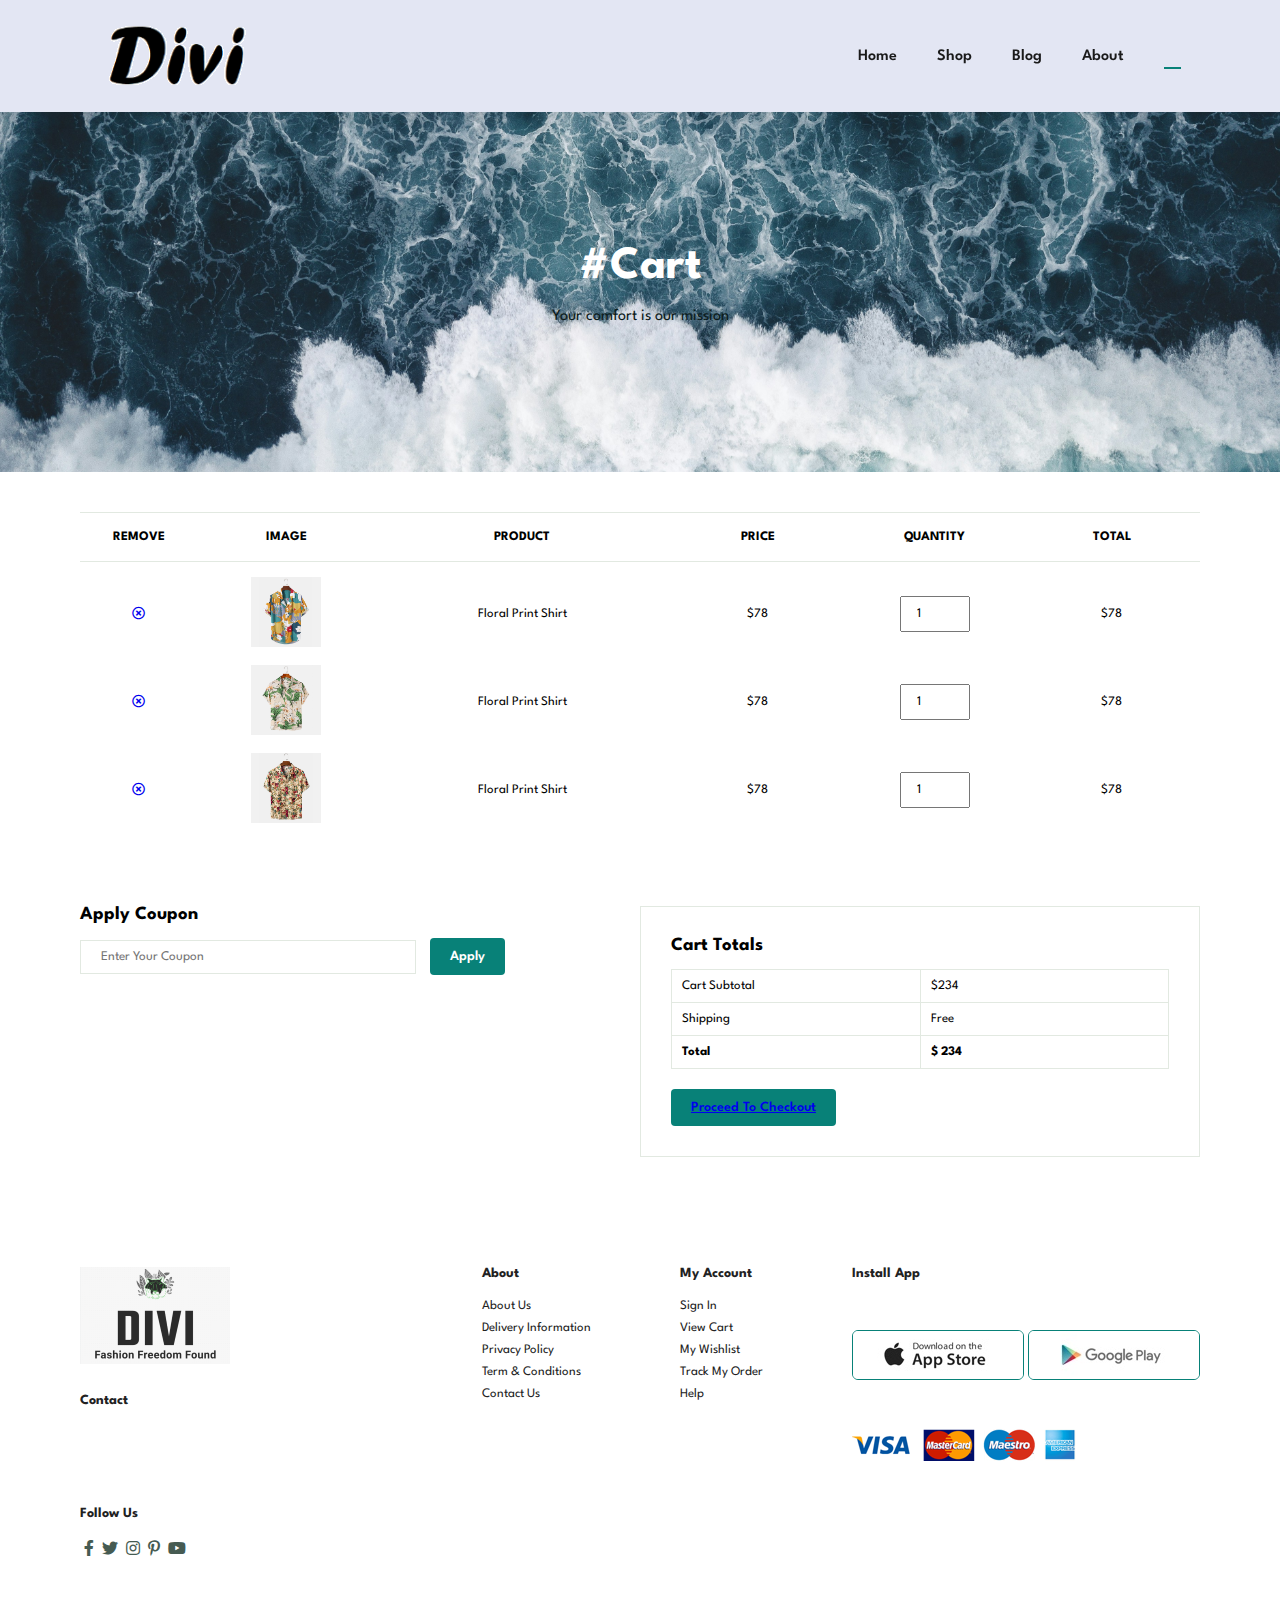
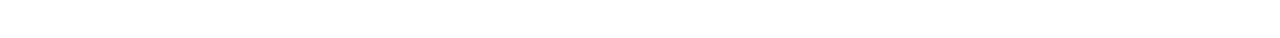
<file: cart.html>
<!DOCTYPE html>
<html lang="en">

    <head>
        <meta charset="UTF-8">
        <meta http-equiv="X-UA-Compatible" content="IE=edge">
        <meta name="viewport" content="width=device-width, initial-scale=1.0">
        <title>Divi E-commerce website</title>
        <link rel="stylesheet" href="https://pro.fontawesome.com/releases/v5.10.0/css/all.css" />
        <link rel="stylesheet" href="style.css">
    </head>

    <body>
<section id ="header">
    <a href="#"><img src="img/Screenshot (37).png" alt="Screenshot"></a>
    <div>
        <ul id="navbar">
            <li><a  href="Index.html">Home</a></li>
            <li><a  href="shop.html">Shop</a></li>
            <li><a  href="blog.html">Blog</a></li>
            <li><a  href="about.html">About</a></li>
            <li><a class="active" href="cart.html"><i class="far fa-shopping-bag"></i></a></li>
            <a href="#" id="close"><i class="far fa-times"></i></a>
        </ul>
        <div id="mobile">
            
            <i id="bar" class="fas fa-outdent"></i>
        </div>
    </div>
</section>
<section id="page-header" class="about-header">
    <h2>#Cart</h2>
    <P>Your comfort is our mission</P>
</section>
<section id="cart" class="section-p1">
    <table width="100%">
        <thead>
            <tr>
                <td>Remove</td>
                <td>Image</td>
                <td>Product</td>
                <td>Price</td>
                <td>Quantity</td>
                <td>Total</td>
            </tr>
        </thead>
        <tbody>
            <tr>
                <td><a href="#"><i class="far fa-times-circle"></a></i></td>
                <td><img src="img/product/f1.jpg"></td>
                <td> Floral Print Shirt</td>
                <td>$78</td>
                <td><input type="number" value="1"></td>
                <td>$78</td>
            </tr>
            <tr>
                <td><a href="#"><i class="far fa-times-circle"></a></i></td>
                <td><img src="img/product/f2.jpg"></td>
                <td> Floral Print Shirt</td>
                <td>$78</td>
                <td><input type="number" value="1"></td>
                <td>$78</td>
            </tr>
            <tr>
                <td><a href="#"><i class="far fa-times-circle"></a></i></td>
                <td><img src="img/product/f3.jpg"></td>
                <td> Floral Print Shirt</td>
                <td>$78</td>
                <td><input type="number" value="1"></td>
                <td>$78</td>
            </tr>
        </tbody>
    </table>
</section>
<section id="cart-add" class="section-p1">
    <div id="coupon">
        <h3>Apply Coupon</h3>
        <div>
            <input type="text" placeholder="Enter Your Coupon">
            <button class="normal">Apply</button>
        </div>
    </div>
    <div id="total">
        <h3>Cart Totals</h3>
        <table>
            <tr>
                <td>Cart Subtotal</td>
                <td>$234</td>
            </tr>
            <tr>
                <td>Shipping</td>
                <td>Free</td>
            </tr>
            <tr>
                <td><strong>Total</strong></td>
                <td><strong>$ 234</strong></td>
            </tr>
        </table>
        <button class="normal"><a href="Index.html">Proceed To Checkout</a></button>
    </div>
</section>
<footer class="section-p1">
    <div class="col">
        <img class="LLogo" src="img/LLogo.png" alt="">
        <h4>Contact</h4>
        <p><strong>Address :</strong> 299 Alakhdham Nagar, Ujjain,Madhya Pradesh</p>
        <p><strong>Phone:</strong> +01 XXXXX XXXXX</p>
        <p><strong>Hours:</strong> 10:00 - 18:00, Mon - Sat</p>
        <div class="follow">
            <h4>Follow Us</h4>
            <div class="icon">
                <i class="fab fa-facebook-f"></i>
                <i class="fab fa-twitter"></i>
                <i class="fab fa-instagram"></i>
                <i class="fab fa-pinterest-p"></i>
                <i class="fab fa-youtube"></i>
            </div>
        </div>
    </div>
    <div class="col">
        <h4>About</h4>
        <a href="#">About Us</a>
        <a href="#">Delivery Information</a>
        <a href="#">Privacy Policy</a>
        <a href="#">Term & Conditions</a>
        <a href="#">Contact Us</a>
    </div> 
    <div class="col">
        <h4>My Account</h4>
        <a href="#">Sign In</a>
        <a href="#">View Cart</a>
        <a href="#">My Wishlist</a>
        <a href="#">Track My Order</a>
        <a href="#">Help</a>
    </div>
    <div class="col install">
    <h4>Install App</h4>
    <p>From App Store or Google Play</p>
    <div class="row">
        <img src="img/pay/app.jpg" alt="">
        <img src="img/pay/play.jpg" alt="">
    </div>
    <p>Secured Payment Gateways</p>
    <img src="img/pay/pay.png" alt="">
    </div>

    <div class="copyright">
        <p>HTML CSS Ecommerce Template</p>
    </div>
</footer>
        <script src="script.js"></script>
    </body>

</html>
</file>
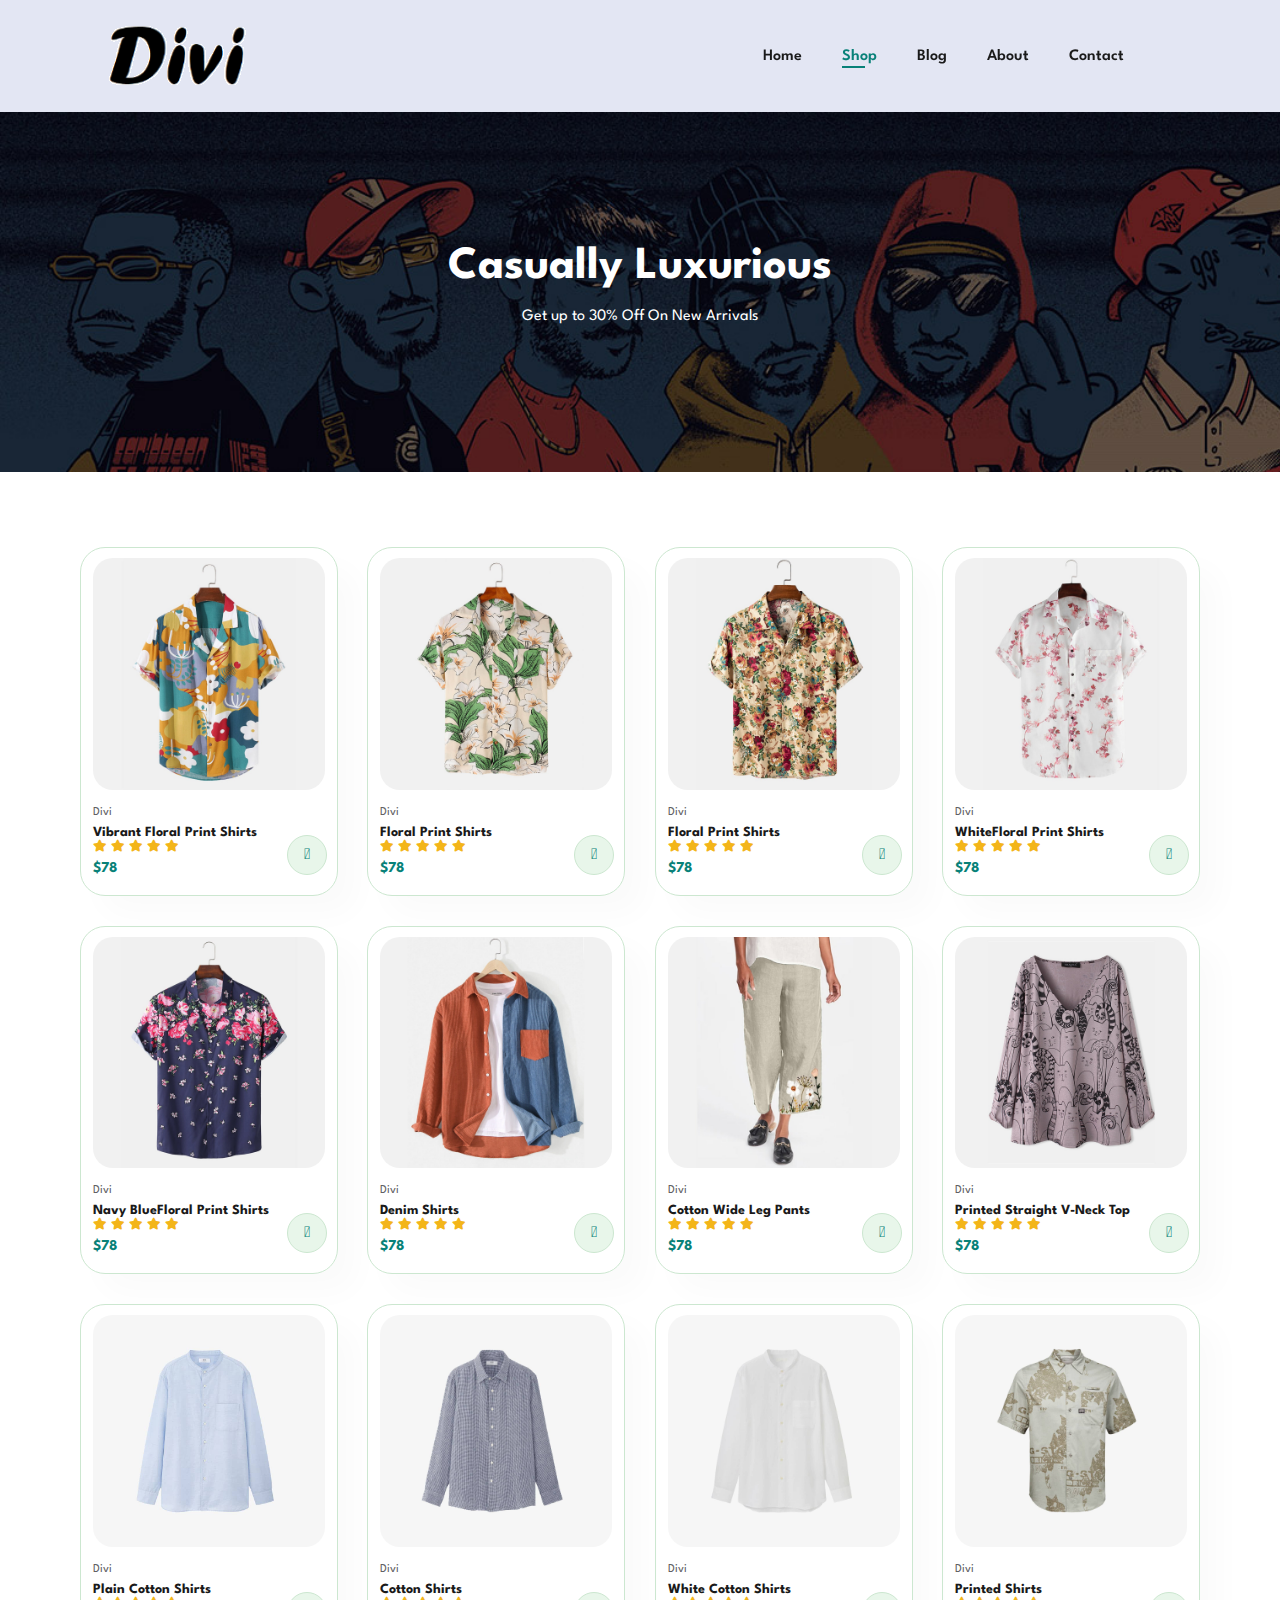
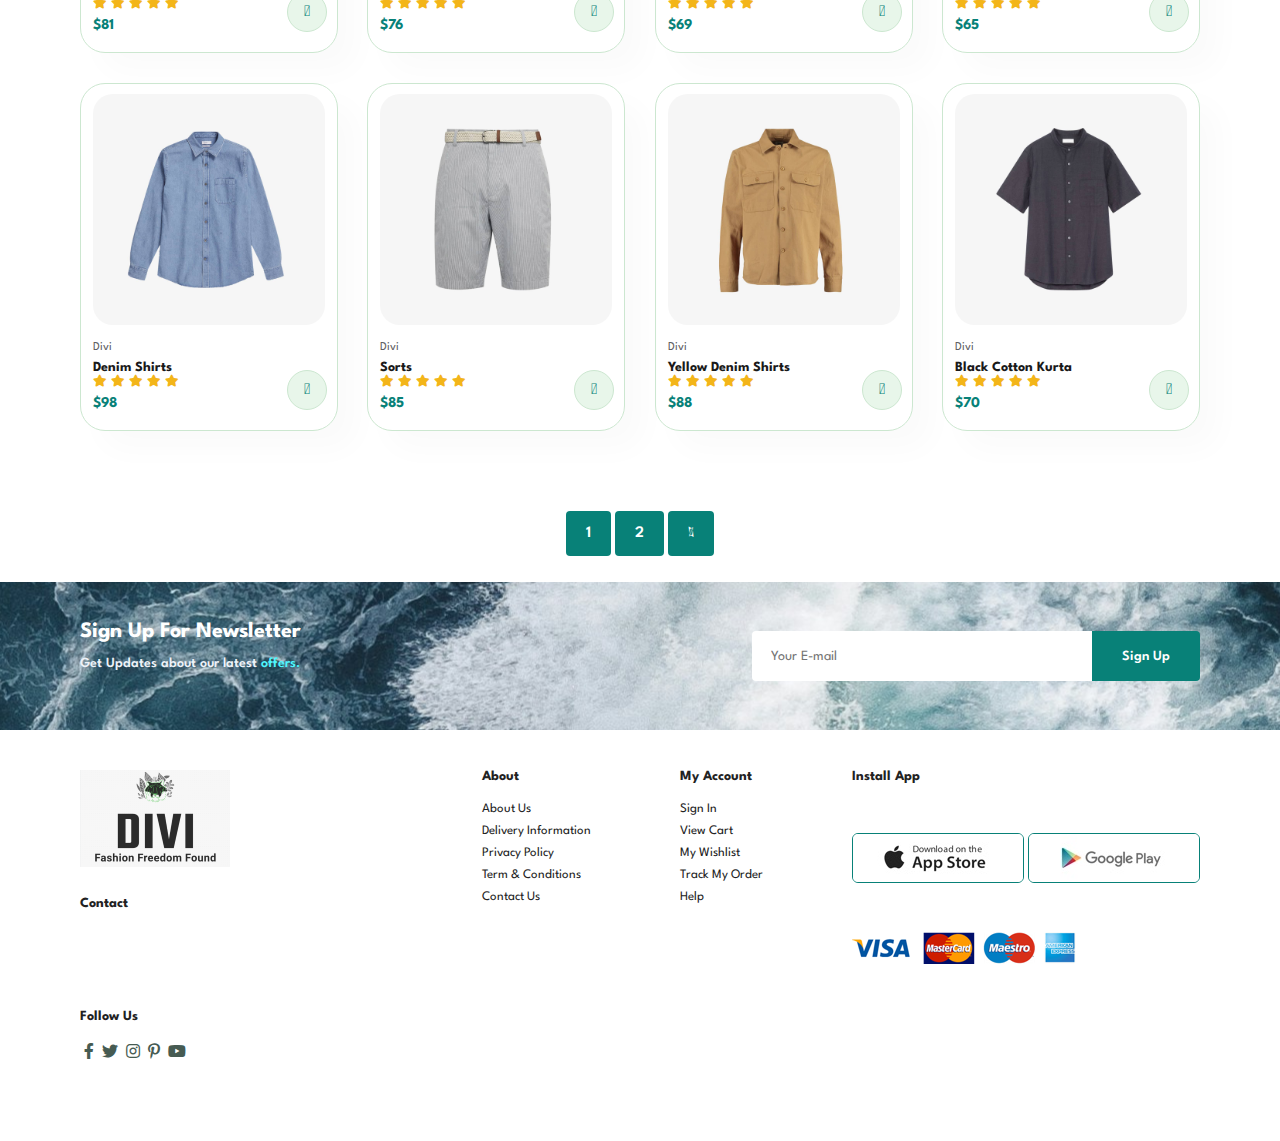
<file: shop.html>
<!DOCTYPE html>
<html lang="en">

    <head>
        <meta charset="UTF-8">
        <meta http-equiv="X-UA-Compatible" content="IE=edge">
        <meta name="viewport" content="width=device-width, initial-scale=1.0">
        <title>Divi E-commerce website</title>
        <link rel="stylesheet" href="https://pro.fontawesome.com/releases/v5.10.0/css/all.css" />
        <link rel="stylesheet" href="style.css">
    </head>

    <body>
<section id ="header">
    <a href="#"><img src="img/Screenshot (37).png" alt="Screenshot"></a>
    <div>
        <ul id="navbar">
            <li><a  href="Index.html">Home</a></li>
            <li><a class="active" href="shop.html">Shop</a></li>
            <li><a href="blog.html">Blog</a></li>
            <li><a href="about.html">About</a></li>
            <li><a href="contact.html">Contact</a></li>
            <li><a href="cart.html"><i class="far fa-shopping-bag"></i></a></li>
            <a href="#" id="close"><i class="far fa-times"></i></a>
        </ul>
        <div id="mobile">
            
            <i id="bar" class="fas fa-outdent"></i>
        </div>
    </div>
</section>
<section id="page-header">
    <h2>Casually Luxurious</h2>
    <P>Get up to 30% Off On New Arrivals </P>
</section>
<section id="product1" class="section-p1">
    <div class="pro-container">
        <div class="pro" onclick="window.location.href='sproduct.html';">
        <img src="img/product/f1.jpg" alt="">
        <div class="des">
            <span>Divi</span>
            <h5> Vibrant Floral Print Shirts</h5>
            <div class ="star">
              <i class="fas fa-star"></i>
              <i class="fas fa-star"></i>
              <i class="fas fa-star"></i>
              <i class="fas fa-star"></i>
              <i class="fas fa-star"></i>  
            </div>
            <h4>$78</h4>
        </div>
        <a href="#"><i class="fal fa-shopping-cart cart"></i></a>
    </div>
    <div class="pro">
        <img src="img/product/f2.jpg" alt="">
        <div class="des">
            <span>Divi</span>
            <h5>Floral Print Shirts</h5>
            <div class ="star">
              <i class="fas fa-star"></i>
              <i class="fas fa-star"></i>
              <i class="fas fa-star"></i>
              <i class="fas fa-star"></i>
              <i class="fas fa-star"></i>  
            </div>
            <h4>$78</h4>
        </div>
        <a href="#"><i class="fal fa-shopping-cart cart"></i></a>
    </div>
    <div class="pro">
        <img src="img/product/f3.jpg" alt="">
        <div class="des">
            <span>Divi</span>
            <h5>Floral Print Shirts</h5>
            <div class ="star">
              <i class="fas fa-star"></i>
              <i class="fas fa-star"></i>
              <i class="fas fa-star"></i>
              <i class="fas fa-star"></i>
              <i class="fas fa-star"></i>  
            </div>
            <h4>$78</h4>
        </div>
        <a href="#"><i class="fal fa-shopping-cart cart"></i></a>
    </div>
    <div class="pro">
        <img src="img/product/f4.jpg" alt="">
        <div class="des">
            <span>Divi</span>
            <h5> WhiteFloral Print Shirts</h5>
            <div class ="star">
              <i class="fas fa-star"></i>
              <i class="fas fa-star"></i>
              <i class="fas fa-star"></i>
              <i class="fas fa-star"></i>
              <i class="fas fa-star"></i>  
            </div>
            <h4>$78</h4>
        </div>
        <a href="#"><i class="fal fa-shopping-cart cart"></i></a>
    </div>
    <div class="pro">
        <img src="img/product/f5.jpg" alt="">
        <div class="des">
            <span>Divi</span>
            <h5>Navy BlueFloral Print Shirts</h5>
            <div class ="star">
              <i class="fas fa-star"></i>
              <i class="fas fa-star"></i>
              <i class="fas fa-star"></i>
              <i class="fas fa-star"></i>
              <i class="fas fa-star"></i>  
            </div>
            <h4>$78</h4>
        </div>
        <a href="#"><i class="fal fa-shopping-cart cart"></i></a>
    </div>
    <div class="pro">
        <img src="img/product/f6.jpg" alt="">
        <div class="des">
            <span>Divi</span>
            <h5>Denim Shirts</h5>
            <div class ="star">
              <i class="fas fa-star"></i>
              <i class="fas fa-star"></i>
              <i class="fas fa-star"></i>
              <i class="fas fa-star"></i>
              <i class="fas fa-star"></i>  
            </div>
            <h4>$78</h4>
        </div>
        <a href="#"><i class="fal fa-shopping-cart cart"></i></a>
    </div>
    <div class="pro">
        <img src="img/product/f7.jpg" alt="">
        <div class="des">
            <span>Divi</span>
            <h5>Cotton Wide Leg Pants</h5>
            <div class ="star">
              <i class="fas fa-star"></i>
              <i class="fas fa-star"></i>
              <i class="fas fa-star"></i>
              <i class="fas fa-star"></i>
              <i class="fas fa-star"></i>  
            </div>
            <h4>$78</h4>
        </div>
        <a href="#"><i class="fal fa-shopping-cart cart"></i></a>
    </div>
    <div class="pro">
        <img src="img/product/f8.jpg" alt="">
        <div class="des">
            <span>Divi</span>
            <h5>Printed Straight V-Neck Top</h5>
            <div class ="star">
              <i class="fas fa-star"></i>
              <i class="fas fa-star"></i>
              <i class="fas fa-star"></i>
              <i class="fas fa-star"></i>
              <i class="fas fa-star"></i>  
            </div>
            <h4>$78</h4>
        </div>
        <a href="#"><i class="fal fa-shopping-cart cart"></i></a>
    </div>
    
        <div class="pro">
        <img src="img/product/n1.jpg" alt="">
        <div class="des">
            <span>Divi</span>
            <h5> Plain Cotton Shirts</h5>
            <div class ="star">
              <i class="fas fa-star"></i>
              <i class="fas fa-star"></i>
              <i class="fas fa-star"></i>
              <i class="fas fa-star"></i>
              <i class="fas fa-star"></i>  
            </div>
            <h4>$81</h4>
        </div>
        <a href="#"><i class="fal fa-shopping-cart cart"></i></a>
    </div>
    <div class="pro">
        <img src="img/product/n2.jpg" alt="">
        <div class="des">
            <span>Divi</span>
            <h5>Cotton Shirts</h5>
            <div class ="star">
              <i class="fas fa-star"></i>
              <i class="fas fa-star"></i>
              <i class="fas fa-star"></i>
              <i class="fas fa-star"></i>
              <i class="fas fa-star"></i>  
            </div>
            <h4>$76</h4>
        </div>
        <a href="#"><i class="fal fa-shopping-cart cart"></i></a>
    </div>
    <div class="pro">
        <img src="img/product/n3.jpg" alt="">
        <div class="des">
            <span>Divi</span>
            <h5>White Cotton Shirts</h5>
            <div class ="star">
              <i class="fas fa-star"></i>
              <i class="fas fa-star"></i>
              <i class="fas fa-star"></i>
              <i class="fas fa-star"></i>
              <i class="fas fa-star"></i>  
            </div>
            <h4>$69</h4>
        </div>
        <a href="#"><i class="fal fa-shopping-cart cart"></i></a>
    </div>
    <div class="pro">
        <img src="img/product/n4.jpg" alt="">
        <div class="des">
            <span>Divi</span>
            <h5> Printed Shirts</h5>
            <div class ="star">
              <i class="fas fa-star"></i>
              <i class="fas fa-star"></i>
              <i class="fas fa-star"></i>
              <i class="fas fa-star"></i>
              <i class="fas fa-star"></i>  
            </div>
            <h4>$65</h4>
        </div>
        <a href="#"><i class="fal fa-shopping-cart cart"></i></a>
    </div>
    <div class="pro">
        <img src="img/product/n5.jpg" alt="">
        <div class="des">
            <span>Divi</span>
            <h5>Denim Shirts</h5>
            <div class ="star">
              <i class="fas fa-star"></i>
              <i class="fas fa-star"></i>
              <i class="fas fa-star"></i>
              <i class="fas fa-star"></i>
              <i class="fas fa-star"></i>  
            </div>
            <h4>$98</h4>
        </div>
        <a href="#"><i class="fal fa-shopping-cart cart"></i></a>
    </div>
    <div class="pro">
        <img src="img/product/n6.jpg" alt="">
        <div class="des">
            <span>Divi</span>
            <h5>Sorts</h5>
            <div class ="star">
              <i class="fas fa-star"></i>
              <i class="fas fa-star"></i>
              <i class="fas fa-star"></i>
              <i class="fas fa-star"></i>
              <i class="fas fa-star"></i>  
            </div>
            <h4>$85</h4>
        </div>
        <a href="#"><i class="fal fa-shopping-cart cart"></i></a>
    </div>
    <div class="pro">
        <img src="img/product/n7.jpg" alt="">
        <div class="des">
            <span>Divi</span>
            <h5>Yellow Denim Shirts</h5>
            <div class ="star">
              <i class="fas fa-star"></i>
              <i class="fas fa-star"></i>
              <i class="fas fa-star"></i>
              <i class="fas fa-star"></i>
              <i class="fas fa-star"></i>  
            </div>
            <h4>$88</h4>
        </div>
        <a href="#"><i class="fal fa-shopping-cart cart"></i></a>
    </div>
    <div class="pro">
        <img src="img/product/n8.jpg" alt="">
        <div class="des">
            <span>Divi</span>
            <h5>Black Cotton Kurta</h5>
            <div class ="star">
              <i class="fas fa-star"></i>
              <i class="fas fa-star"></i>
              <i class="fas fa-star"></i>
              <i class="fas fa-star"></i>
              <i class="fas fa-star"></i>  
            </div>
            <h4>$70</h4>
        </div>
        <a href="#"><i class="fal fa-shopping-cart cart"></i></a>
    </div>
    </div>
</section>
<section id="pagination" class="section-p1">
    <a href="#">1</a>
    <a href="#">2</a>
    <a href="#"><i class="fal fa-long-arrow-alt-right"></i></a>
</section>
<section id="newsletter" class="section-p1 .section-m1">
<div class="newstext">
    <h4>Sign Up For Newsletter</h4>
    <p> Get Updates about our latest <span>offers.</span></p>
</div>
<div class="form">
    <input type="text" placeholder="Your E-mail">
    <button class="normal">Sign Up</button>
</div>
</section>
<footer class="section-p1">
    <div class="col">
        <img class="LLogo" src="img/LLogo.png" alt="">
        <h4>Contact</h4>
        <p><strong>Address :</strong> 299 Alakhdham Nagar, Ujjain,Madhya Pradesh</p>
        <p><strong>Phone:</strong> +01 XXXXX XXXXX</p>
        <p><strong>Hours:</strong> 10:00 - 18:00, Mon - Sat</p>
        <div class="follow">
            <h4>Follow Us</h4>
            <div class="icon">
                <i class="fab fa-facebook-f"></i>
                <i class="fab fa-twitter"></i>
                <i class="fab fa-instagram"></i>
                <i class="fab fa-pinterest-p"></i>
                <i class="fab fa-youtube"></i>
            </div>
        </div>
    </div>
    <div class="col">
        <h4>About</h4>
        <a href="#">About Us</a>
        <a href="#">Delivery Information</a>
        <a href="#">Privacy Policy</a>
        <a href="#">Term & Conditions</a>
        <a href="#">Contact Us</a>
    </div> 
    <div class="col">
        <h4>My Account</h4>
        <a href="#">Sign In</a>
        <a href="#">View Cart</a>
        <a href="#">My Wishlist</a>
        <a href="#">Track My Order</a>
        <a href="#">Help</a>
    </div>
    <div class="col install">
    <h4>Install App</h4>
    <p>From App Store or Google Play</p>
    <div class="row">
        <img src="img/pay/app.jpg" alt="">
        <img src="img/pay/play.jpg" alt="">
    </div>
    <p>Secured Payment Gateways</p>
    <img src="img/pay/pay.png" alt="">
    </div>

    <div class="copyright">
        <p>HTML CSS Ecommerce Template</p>
    </div>
</footer>
        <script src="script.js"></script>
    </body>

</html>
</file>
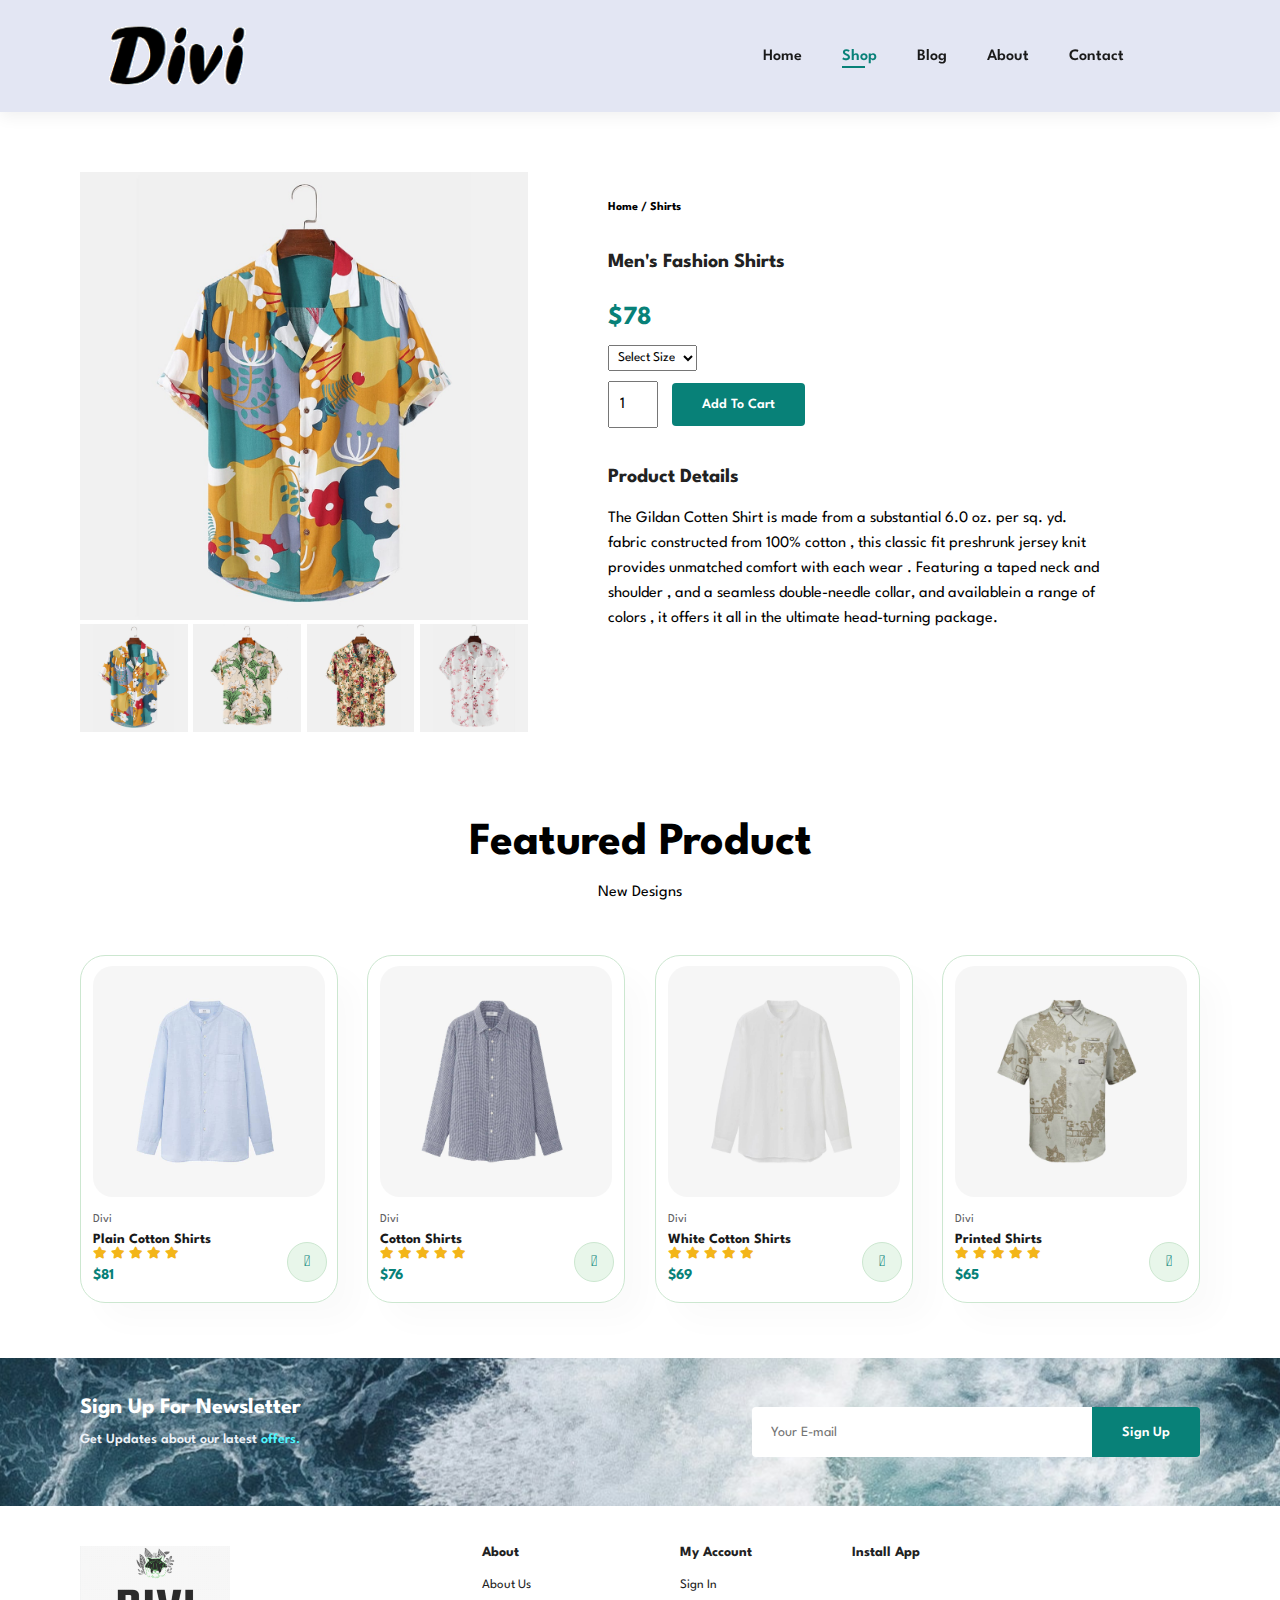
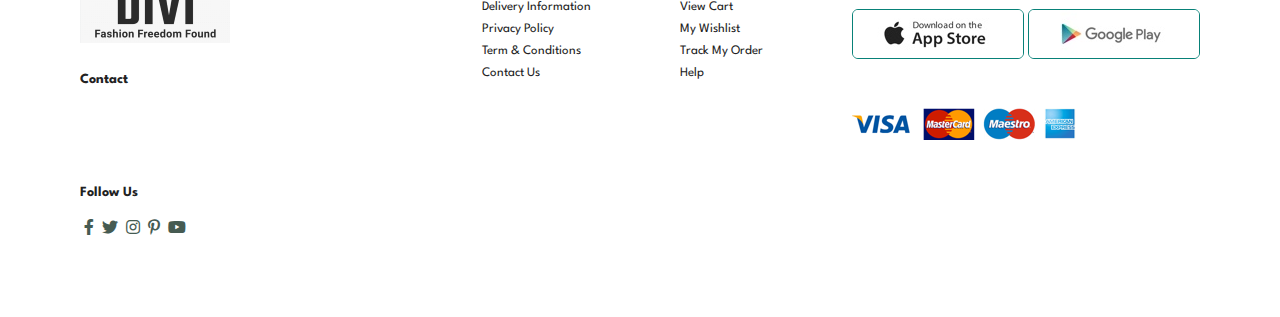
<file: sproduct.html>
<!DOCTYPE html>
<html lang="en">

    <head>
        <meta charset="UTF-8">
        <meta http-equiv="X-UA-Compatible" content="IE=edge">
        <meta name="viewport" content="width=device-width, initial-scale=1.0">
        <title>Divi E-commerce website</title>
        <link rel="stylesheet" href="https://pro.fontawesome.com/releases/v5.10.0/css/all.css" />
        <link rel="stylesheet" href="style.css">
    </head>

    <body>
<section id ="header">
    <a href="#"><img src="img/Screenshot (37).png" alt="Screenshot"></a>
    <div>
        <ul id="navbar">
            <li><a  href="Index.html">Home</a></li>
            <li><a class="active" href="shop.html">Shop</a></li>
            <li><a href="blog.html">Blog</a></li>
            <li><a href="about.html">About</a></li>
            <li><a href="contact.html">Contact</a></li>
            <li><a href="cart.html"><i class="far fa-shopping-bag"></i></a></li>
            <a href="#" id="close"><i class="far fa-times"></i></a>
        </ul>
        <div id="mobile">
            
            <i id="bar" class="fas fa-outdent"></i>
        </div>
    </div>
</section>
<section id="prodetails" class="section-p1">
    <div class="single-pro-image">
        <img src="img/product/f1.jpg" width="100%" id="MainImg" alt="">
        <div class="small-img-group">
              <div class="small-img-col">
                <img src="img/product/f1.jpg" width="100%" class="small-img" alt="">
              </div>
                <div class="small-img-col">
                    <img src="img/product/f2.jpg" width="100%" class="small-img" alt="">
                </div>
                    <div class="small-img-col">
                        <img src="img/product/f3.jpg" width="100%" class="small-img" alt="">
                    </div>
                        <div class="small-img-col">
                            <img src="img/product/f4.jpg" width="100%" class="small-img" alt="">
                        </div>
        </div>
    </div>
    <div class="single-pro-details">
        <h6>Home / Shirts</h6>
        <h4>Men's Fashion Shirts</h4>
        <h2>$78</h2>
        <select > 
            <option >Select Size</option>
            <option >XS</option>
            <option >Small</option>
            <option >Large</option>
            <option >XL</option>
            <option >XXL</option>
        </select>
        <input type="number" value="1">
        <button class="normal">Add To Cart</button>
        <h4>Product Details</h4>
        <span>The Gildan Cotten Shirt is made from a substantial 6.0 oz. per sq. yd. fabric constructed from 100% cotton , this classic fit preshrunk jersey knit provides unmatched comfort with each wear . Featuring a taped neck and shoulder , and a seamless double-needle collar, and availablein a range of colors , it offers it all in the ultimate head-turning package.</span>
    </div>
</section>
<section id="product1" class="section-p1">
    <h2>Featured Product</h2>
    <p>New Designs</p>
    <div class="pro-container">
        <div class="pro">
        <img src="img/product/n1.jpg" alt="">
        <div class="des">
            <span>Divi</span>
            <h5> Plain Cotton Shirts</h5>
            <div class ="star">
              <i class="fas fa-star"></i>
              <i class="fas fa-star"></i>
              <i class="fas fa-star"></i>
              <i class="fas fa-star"></i>
              <i class="fas fa-star"></i>  
            </div>
            <h4>$81</h4>
        </div>
        <a href="#"><i class="fal fa-shopping-cart cart"></i></a>
    </div>
    <div class="pro">
        <img src="img/product/n2.jpg" alt="">
        <div class="des">
            <span>Divi</span>
            <h5>Cotton Shirts</h5>
            <div class ="star">
              <i class="fas fa-star"></i>
              <i class="fas fa-star"></i>
              <i class="fas fa-star"></i>
              <i class="fas fa-star"></i>
              <i class="fas fa-star"></i>  
            </div>
            <h4>$76</h4>
        </div>
        <a href="#"><i class="fal fa-shopping-cart cart"></i></a>
    </div>
    <div class="pro">
        <img src="img/product/n3.jpg" alt="">
        <div class="des">
            <span>Divi</span>
            <h5>White Cotton Shirts</h5>
            <div class ="star">
              <i class="fas fa-star"></i>
              <i class="fas fa-star"></i>
              <i class="fas fa-star"></i>
              <i class="fas fa-star"></i>
              <i class="fas fa-star"></i>  
            </div>
            <h4>$69</h4>
        </div>
        <a href="#"><i class="fal fa-shopping-cart cart"></i></a>
    </div>
    <div class="pro">
        <img src="img/product/n4.jpg" alt="">
        <div class="des">
            <span>Divi</span>
            <h5> Printed Shirts</h5>
            <div class ="star">
              <i class="fas fa-star"></i>
              <i class="fas fa-star"></i>
              <i class="fas fa-star"></i>
              <i class="fas fa-star"></i>
              <i class="fas fa-star"></i>  
            </div>
            <h4>$65</h4>
        </div>
        <a href="#"><i class="fal fa-shopping-cart cart"></i></a>
    </div>
    </div>
</section>
<section id="newsletter" class="section-p1 .section-m1">
<div class="newstext">
    <h4>Sign Up For Newsletter</h4>
    <p> Get Updates about our latest <span>offers.</span></p>
</div>
<div class="form">
    <input type="text" placeholder="Your E-mail">
    <button class="normal">Sign Up</button>
</div>
</section>
<footer class="section-p1">
    <div class="col">
        <img class="LLogo" src="img/LLogo.png" alt="">
        <h4>Contact</h4>
        <p><strong>Address :</strong> 299 Alakhdham Nagar, Ujjain,Madhya Pradesh</p>
        <p><strong>Phone:</strong> +01 XXXXX XXXXX</p>
        <p><strong>Hours:</strong> 10:00 - 18:00, Mon - Sat</p>
        <div class="follow">
            <h4>Follow Us</h4>
            <div class="icon">
                <i class="fab fa-facebook-f"></i>
                <i class="fab fa-twitter"></i>
                <i class="fab fa-instagram"></i>
                <i class="fab fa-pinterest-p"></i>
                <i class="fab fa-youtube"></i>
            </div>
        </div>
    </div>
    <div class="col">
        <h4>About</h4>
        <a href="#">About Us</a>
        <a href="#">Delivery Information</a>
        <a href="#">Privacy Policy</a>
        <a href="#">Term & Conditions</a>
        <a href="#">Contact Us</a>
    </div> 
    <div class="col">
        <h4>My Account</h4>
        <a href="#">Sign In</a>
        <a href="#">View Cart</a>
        <a href="#">My Wishlist</a>
        <a href="#">Track My Order</a>
        <a href="#">Help</a>
    </div>
    <div class="col install">
    <h4>Install App</h4>
    <p>From App Store or Google Play</p>
    <div class="row">
        <img src="img/pay/app.jpg" alt="">
        <img src="img/pay/play.jpg" alt="">
    </div>
    <p>Secured Payment Gateways</p>
    <img src="img/pay/pay.png" alt="">
    </div>

    <div class="copyright">
        <p>HTML CSS Ecommerce Template</p>
    </div>
</footer>
<script>
    var MainImg = document.getElementById("MainImg");
    var smalling = document.getElementsByClassName("small-img");

    smalling[0].onclick = function(){
        MainImg.src = smalling[0].src;
    }
    smalling[1].onclick = function(){
        MainImg.src = smalling[1].src;
    }
    smalling[2].onclick = function(){
        MainImg.src = smalling[2].src;
    }
    smalling[3].onclick = function(){
        MainImg.src = smalling[3].src;
    }
</script>
        <script src="script.js"></script>
    </body>

</html>
</file>
<file: style.css>
@import url("https://fonts.googleapis.com/css2?family=Spartan:wght@100;200;300;400;500;600;700;800;900&display=swap");
* {
  margin: 0;
  padding: 0;
  box-sizing: border-box;
  font-family: "Spartan", sans-serif;
}

html {
  scroll-behavior: smooth;
}

/* Global Styles */

h1 {
  font-size: 50px;
  line-height: 64px;
  color: #222;
}

h2 {
  font-size: 46px;
  line-height: 54px;
  color: #222;
}

h4 {
  font-size: 20px;
  color: #222;
}

h6 {
  font-weight: 700;
  font-size: 12px;
}

p {
  font-size: 16px;
  color: #465b52;
  margin: 15px 0 20px 0;
}

.section-p1 {
  padding: 40px 80px;
}

.section-m1 {
  margin: 40px 0;
}

button.normal{
  font-size: 14px;
  font-weight: 600;
  padding: 15px 30px;
  color: #000;
  background-color: #fff;
  border-radius: 4px;
  cursor: pointer;
  border: none;
  outline: none;
  transition: 0.2s;
}
button.white{
  font-size: 13px;
  font-weight: 600;
  padding: 11px 18px;
  color: #fff;
  background-color: transparent;
  cursor: pointer;
  border: 1px soild #fff;
  outline: none;
  transition: 0.2s;
}

body {
  width: 100%;
}

/* Header Start */
#header{
  display :flex;
  align-items: center;
  justify-content: space-between;
  padding:20px 80px;
  background: #E3E6F3;
  box-shadow: 0 5px 15px rgba(0, 0, 0, 0.06);
  z-index: 999;
  position: sticky;
  top: 0;
  left: 0;
}
#navbar{
  display: flex;
  align-items: center;
  justify-content: center;
}
#navbar li{
      list-style: none;
      padding: 0 20px;
      position:relative ;
}
#navbar li a{
  text-decoration: none;
  font-size: 16px;
  font-weight: 600;
  color: #1a1a1a;
  transition: 0.3s ease;
}
#navbar li a:hover,
#navbar li a.active{
  color: #088178;
}

#navbar li a.active::after,
#navbar li a:hover::after{
  content:"";
  width: 30%;
  height:2px;
  background: #088178;
  position: absolute;
  bottom: -4px;
  left:20px;
}
#mobile{
  display: none;
  align-items: center;
}
#close{
  display: none;
}
/* Home Page */
#hero{
  background-image: url("img/istockphoto-1344716112-1024x1024.jpg");
  height : 110vh;
  width: 100%;
  background-size: cover;
  background-position: top 40% right 0;
  padding: 0 80px ;
  display: flex;
  flex-direction: column;
  align-items: flex-start;
  justify-content: center;
}
#hero h4{
  padding-bottom: 15px;
  color: #ce71dc;
}
#hero h2{
  color: #ccd2ed;
}
#hero h1{
  color: #ccd2ed;
 }
 #hero p{
  color: #ccd2ed;
 }
 #hero button{
  background-image: url("img/button.png");
  background-color: transparent;
  color: #9ef3ed;
  border: 0;
  padding: 14px 80px 14px 65px;
  background-repeat: no-repeat;
  cursor: pointer;
  font-weight: 700;
  font-size: 15px;
 }
 #feature{
  display: flex;
  align-items: center;
  justify-content: space-between;
  flex-wrap: wrap;
 }
 #feature .fe-box{
  width: 180px;
  text-align: center;
  padding: 25px 15px;
  box-shadow: 20px 20px 34px rgba(0, 0, 0, 0.03);
  border:1px solid #cce7d0 ;
  border-radius: 4px;
  margin: 15px 0;
 }
 #feature .fe-box:hover{
  box-shadow: 10px 10px 54px rgba(70, 62, 221, 0.03);
 }
 #feature .fe-box img{
width: 100%;
margin-bottom: 10px;
 }
 #feature .fe-box h6{
  display: inline-block;
  padding: 9px 8px 6px 8px;
  line-height: 1;
  border-radius: 4px;
  background-color: #fddde4;
 }
 #feature .fe-box:nth-child(2) h6{
background-color: #cdebbc;
 }
 #feature .fe-box:nth-child(3) h6{
  background-color: #d1e8f2;
  }
 #feature .fe-box:nth-child(4) h6{
    background-color: #cdd4f8;
  }
  #feature .fe-box:nth-child(5) h6{
    background-color: #f6dbf6;
     }
     #feature .fe-box:nth-child(6) h6{
      background-color: #fff2e5;
       }
#product1{
  text-align: center;
}
#product1 .pro-container{
  display: flex;
  justify-content: space-between;
  padding-top: 20px;
  flex-wrap: wrap;
}
#product1 .pro{
  width: 23%;
  min-width: 250px;
  padding: 10px 12px;
  border: 1px solid #cce7d0;
  border-radius: 25px;
  cursor: pointer;
  box-shadow: 20px 20px 30px rgba(0, 0, 0, 0.02);
  margin: 15px 0;
  transition: 0.2s ease;
  position: relative;
}
#product1 .pro:hover{
  box-shadow: 20px 20px 30px rgba(0, 0, 0, 0.06);
}
#product1 .pro img{
  width: 100%;
  border-radius: 20px;
}
#product1 .pro .des{
  text-align: start;
  padding: 10px 0;
}
#product1 .pro .des span{
 color : #606063;
 font-size: 12px;
}
#product1 .pro .des h5{
  padding-top: 7px;
  color: #1a1a1a;
  font-size: 14px;
}
#product1 .pro .des i{
  font-size: 12px;
  color: rgba(243, 181, 25);
}
#product1 .pro .des h4{
  padding-top: 7px;
  font-size: 15px;
  font-weight: 700;
  color: #088178;
}
#product1 .pro .cart{
  width: 40px;
 height: 40px;
 line-height: 40px;
 border-radius: 50px;
 background-color: #e8f6ea;
 font-weight: 500;
 color: #088178;
 border: 1px solid #cce7d0;
 position: absolute;
 bottom: 20px;
 right: 10px;
}
#banner {
  display: flex;
  flex-direction: column;
  justify-content: center;
  align-items: center;
  text-align: center;
  background-image: url(img/banner/b2.jpg);
  width: 100%;
  height: 40vh;
  background-size: cover;
  background-position: center;
}
#banner h4{
  color: #fff;
  font-size: 16px;
}
#banner h2{
  color: #fff;
  font-size: 30px;
  padding: 10px 0;
}
#banner h2 span{
  color: #ef3636;
}
#banner button:hover{
background: #088178;
color: #fff;
}
#sm-banner{
  display: flex;
  justify-content: space-between;
  flex-wrap: wrap;
}
#sm-banner .banner-box{
  display: flex;
  flex-direction: column;
  justify-content: center;
  align-items: flex-start;
  background-image: url(img/banner/b17.jpg);
 min-width: 580px ;
  height: 50vh;
  background-size: cover;
  background-position: center;
  padding: 30px;
}
#sm-banner .banner-box2{
  background-image: url(img/banner/b10.jpg);
}
#sm-banner h4{
  color: #fff;
  font-size: 20px;
  font-weight: 300;
}
#sm-banner h2{
  color: #fff;
  font-size: 28px;
  font-weight: 800;
}
#sm-banner span{
  color: #fff;
  font-size: 14px;
  font-weight: 500;
  padding-bottom: 15px;
}
#sm-banner .banner-box:hover button{
  background: #088178;
  border: 1px solid #088178;
}
#banner3{
  display: flex;
  justify-content:space-between;
  flex-wrap: wrap;
  padding: 0 80px;
}
#banner3 .banner-box{
  display: flex;
  flex-direction: column;
  justify-content: center;
  align-items: flex-start;
  background-image: url(img/banner/b7.jpg);
 min-width: 30% ;
  height: 30vh;
  background-size: cover;
  background-position: center;
  padding: 20px;
  margin-bottom: 20px;
}
#banner3 .banner-box2{
  background-image: url(img/banner/b4.jpg); 
}
#banner3 .banner-box3{
  background-image: url(img/banner/b18.jpg); 
}
#banner3 h2{
  color: #fff;
  font-weight: 900;
  font-size: 22px;
}
#banner3 h3{
  color: #72ecf2;
  font-weight: 800;
  font-size: 15px;
}
#newsletter{
  display: flex;
  justify-content: space-between;
  flex-wrap: wrap;
  align-items: center;
  background-image: url("img/banner/banner\ 14.jpg");
  background-repeat: no-repeat;
  background-position: 20% 30%;
  background-color: #041e42;
}
#newsletter h4{
  font-size: 22px;
  font-weight: 700;
  color: #fff;
}
#newsletter p{
  font-size: 14px;
  font-weight: 600;
  color: #eef2f8;
}
#newsletter p span{
  color: #4ef6ff;
}
#newsletter .form{
  display: flex;
  width: 40%;
}
#newsletter input {
  height: 3.125rem;
  padding: 0 1.25em;
  font-size: 14px;
  width: 100%;
  border: 1px solid transparent;
  border-radius: 4px;
  outline: none;
  border-top-right-radius: 0;
  border-bottom-right-radius: 0;
}
#newsletter button{
  background-color: #088178;
  color: #fff;
  white-space: nowrap;
  border-top-left-radius: 0;
  border-bottom-left-radius: 0;
}
footer{
  display:flex;
  flex-wrap: wrap;
  justify-content: space-between;
}
footer .col{
  display:flex;
  flex-direction: column;
  align-items: flex-start;
  margin-bottom: 20px;
}
footer .LLogo{
  margin-bottom: 30px;
}
footer h4{
  font-size: 14px;
  padding-bottom: 20px;
}
footer p{
  font-size: 13px;
  margin: 0 0 8px 0;
}
footer a{
  font-size: 13px;
  text-decoration: none;
  color: #222;
  margin-bottom: 10px ;
}
footer .follow{
  margin-top: 20px;
}
footer .follow i{
  color: #465b52;
  padding-inline-start: 4px;
  cursor: pointer;
}
footer .install .row img{
 border: 1px solid #088178;
 border-radius: 6px;
}
footer .install img{
  margin: 10px 0 15px 0;
}
footer .follow i:hover,
footer a:hover{
  color: #088178;
}
footer .copyright{
  width: 100%;
  text-align: center;
}
/* Shop Page */
#page-header{
  background-image: url(img/banner/b1.jpg);
  width: 100%;
  height: 40vh;
  background-size: cover;
  display: flex;
  justify-content: center;
  text-align: center;
  flex-direction: column;
  padding: 14px;
}
h2 {
  color: #fff;
}

 p{
  color:#fff ;
}
#pagination{
  text-align: center;
}
#pagination a{
text-decoration: none;
background-color: #088178;
padding: 15px 20px;
border-radius: 4px;
color: #fff;
font-weight: 600;
}
#pagination a i{
  font-size: 16px;
  font-weight: 600;
}
/* Single Product */
#prodetails{
display: flex;
margin-top: 20px;
}
#prodetails .single-pro-image{
width: 40%;
margin-right: 50px;
}
.small-img-group{
  display: flex;
  justify-content: space-between;
}
.small-img-col{
  flex-basis: 24%;
  cursor: pointer;
}
#prodetails .single-pro-details{
  width: 50%;
  padding: 30px;
}
#prodetails .single-pro-details h4{
padding: 40px 0 20px 0;
}
#prodetails .single-pro-details h2{
  font-size: 26px;
  color: #088178;
}
#prodetails .single-pro-details select{
  display: block;
  padding: 5px;
  margin-bottom: 10px;
}
#prodetails .single-pro-details input{
  width: 50px;
  height: 47px;
  padding-left: 10px;
  font-size: 16px;
  margin-right: 10px;
}
#prodetails .single-pro-details input:focus {
  outline: none;
}
#prodetails .single-pro-details button{
  background: #088178;
  color: #fff;
}
#prodetails .single-pro-details span{
  line-height: 25px;
}
#product1 h2{
color: #000;
}
#product1 p{
  color: #000;
  }
/* Blog Page */
#page-header.blog-header {
  background-image: url(img/banner/b19.jpg);

}
#blog{
  padding: 150px 150px 0 150px;
}
#blog .blog-box{
  display: flex;
  align-items: center;
  width: 100%;
  position: relative;
  padding-bottom:90px ;
}
#blog .blog-img{
  width: 50%;
  margin-right: 40px;
}
#blog img{
  width: 100%;
  height: 300px;
  object-fit: cover;
}
#blog .blog-details{
  width: 50%;
}
#blog .blog-details p{
  color: #000;
}
#blog .blog-details a{
  text-decoration: none;
  font-size: 11px;
  color: #000;
  font-weight: 700;
  position: relative;
}
#blog .blog-details a::after{
  content: "";
  width: 50px;
  height: 1px;
  background-color: #000;
  position: absolute;
  top: 4px;
  right: -60px;
}
#blog .blog-details a:hover{
  color: #088178;
}
#blog .blog-details a:hover::after{
  background-color: #088178;
}
#blog .blog-box h1{
  position: absolute;
  top: -40px;
  left: 0;
  font-size: 70px;
  font-weight: 700;
  color: #c9cbce;
  z-index: -9;
}

/* About Page */
#page-header.about-header{
  background-image: url("img/banner\ 15.jpg");
}
#page-header.about-header p{
  color: #0c1b1b;
}
#about-head{
  display: flex;
  align-items: center;
}
#about-head img{
  width: 50%;
  height: auto;
}
#about-head div{
  padding-left: 40px;
}
#about-head h2{
  color: #000;
}
#about-head p{
  color: #000;
}
/* cart page*/
#cart{
  overflow-x: auto;
}
#cart table{
  width: 100%;
  border-collapse: collapse;
  table-layout: fixed;
  white-space: nowrap;
}
#cart table img{
  width: 70px;
}
#cart table td:nth-child(1){
width: 100px;
text-align: center;
}
#cart table td:nth-child(2){
  width: 150px;
  text-align: center;
  }
#cart table td:nth-child(3){
    width: 250px;
    text-align: center;
    }
#cart table td:nth-child(4),
#cart table td:nth-child(5),
#cart table td:nth-child(6){
      width: 150px;
      text-align: center;
      }
      #cart table td:nth-child(5) input{
        width: 70px;
        padding: 10px 5px 10px 15px;
      }
#cart table thead {
border: 1px solid #e2e9e1;
border-left: none;
border-right: none;
}
#cart table thead td{
  font-weight: 700;
  text-transform: uppercase;
  font-size: 13px;
  padding: 18px 0;
}

#cart table tbody tr td{
  padding-top: 15px;
}
#cart table tbody  td{
  font-size: 13px;
}
#cart-add{
  display: flex;
  flex-wrap: wrap;
  justify-content: space-between;
}
#coupon{
width: 50%;
margin-bottom: 30px;
}
#coupon h3,
#total h3{
  padding-bottom: 15px;
}
#coupon input{
  padding: 10px 20px;
  outline: none;
  width: 60%;
  margin-right: 10px;
  border: 1px solid #e2e9e1;
}
#coupon button,
#total button{
  background-color: #088178;
  color: #fff;
  padding: 12px 20px;
}
#total {
  width: 50%;
  margin-bottom: 30px;
  border: 1px solid #e2e9e1;
  padding: 30px;
}
#total table{
  border-collapse: collapse;
  width: 100%;
  margin-bottom: 20px;
}
#total table td{
  width: 50%;
  border: 1px solid #e2e9e1;
  padding: 10px;
  font-size: 13px;
}
/* Start Media Query */
@media (max-width:799px){
#navbar {
    display: flex;
    flex-direction: column;
    align-items: flex-start;
    justify-content: flex-start;
    position: fixed;
    top: 0;
    right: -300px;
    height: 100vh;
    width: 300px;
    background-color: #E3E6F3;
    box-shadow: 0 40px 60px rgba(0, 0, 0, 0.1);
    padding: 80px 0 0 10px;
    transition: 0.3s;
}
#navbar.active{
  right: 0px;
}
#navbar li{
  margin-bottom: 25px;
}
#mobile{
  display: flex;
  align-items: center;
}

#mobile i{
  color: #1a1a1a;
  font-size: 24px;
  padding-left: 20px;
}
#close{
  display: initial;
  position: absolute;
  top: 30px;
  left: 30px;
  color: #222;
  font-size: 24px;
}
#hero {
  height: 70vh;
  padding: 0 80px;
  background-position: top 30% right 30%;
}
#feature {
  justify-content: center;
}
#feature .fe-box {
  margin: 15px 15px;
}
#sm-banner .banner-box {
  min-width: 100%;
  height: 30vh;
}
#banner3 {
  padding: 0 40px;
}
#banner3 .banner-box {
  width: 25%;
}
#newsletter .form {
  width: 70%;
}
}
@media (max-width: 477px) {
  .section-p1{
    padding: 20px;
  }
  #header {
    padding: 10px 30px;
}
h1 {
  font-size: 38px;
}
h2 {
  font-size: 32px;
}
#hero {
  padding: 0 20px;
  background-position: 55%;
}
#feature {
  justify-content: space-between;
}
#feature .fe-box {
  width: 155px;
  margin: 0 0 15px 0;
}
#product1 .pro {
  width: 100%;
}
#sm-banner .banner-box2 {
  margin-top: 20px;
}
#banner3 {
  padding: 0 20px;
}
#banner3 .banner-box {
  width: 100%;
}
#newsletter {
  padding: 40px 20px;
}
#newsletter .form {
  width: 100%;
}
footer .copyright {
  text-align: start;
}

/* Single Product*/
#prodetails {
  display: flex;
  flex-direction: column;
}
#prodetails .single-pro-image {
  width: 100%;
  margin-right: 0px;
}
#prodetails .single-pro-details {
  width: 100%;
}
/*Blog Page*/
#blog {
  padding: 100px 20px 0 20px;
}
#blog .blog-box {
  display: flex;
  flex-direction: column;
  align-items: flex-start;
}
#blog .blog-img {
  width: 100%;
  margin-right: 0px;
  margin-bottom: 30px;
}
#blog .blog-details {
  width: 100%;
}
/*About Page*/
#about-head {
  flex-direction: column;
}
#about-head img {
  width: 100%;
  margin-bottom: 20px;
}
#about-head div {
  padding-left: 0px;
}
/*cart page*/
#cart-add { 
  flex-direction: column;
}
#coupon {
  width: 100%;
}
#total {
  width: 100%;
  padding: 20px;
}
}
</file>
